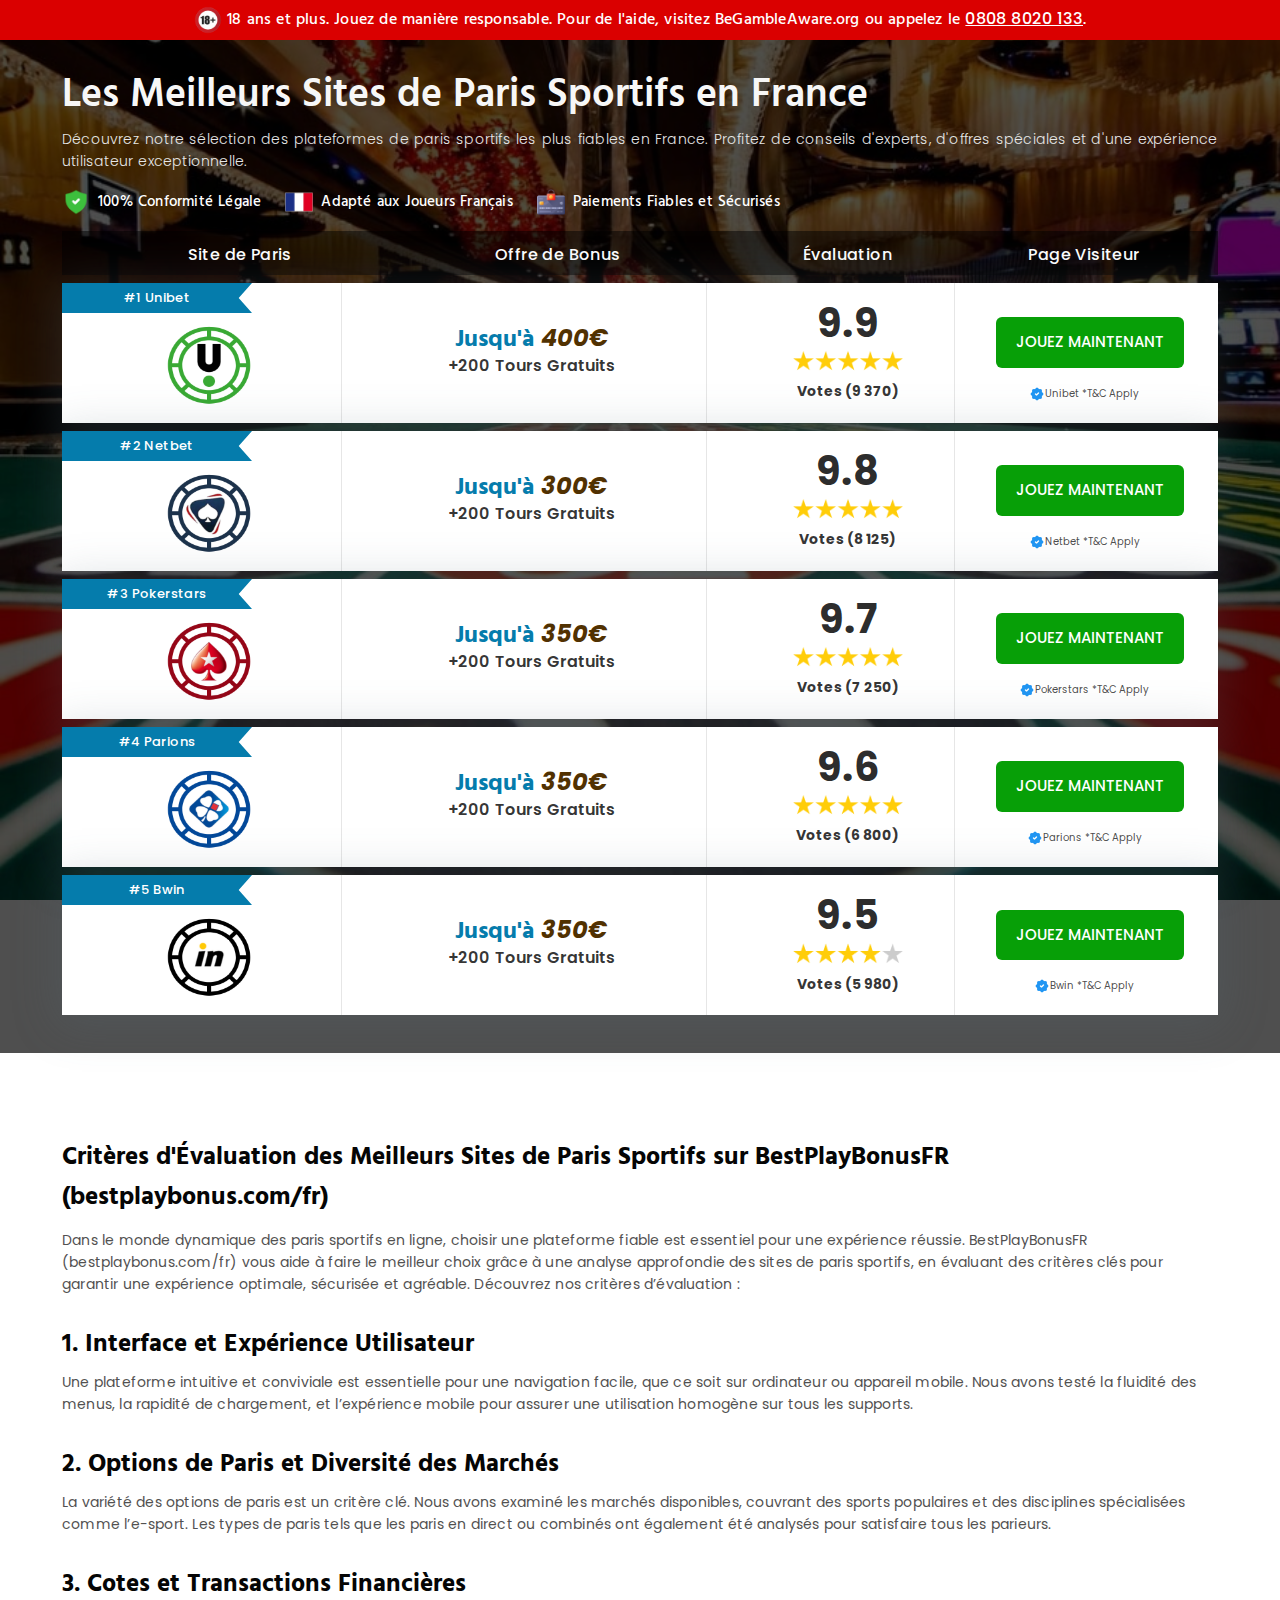
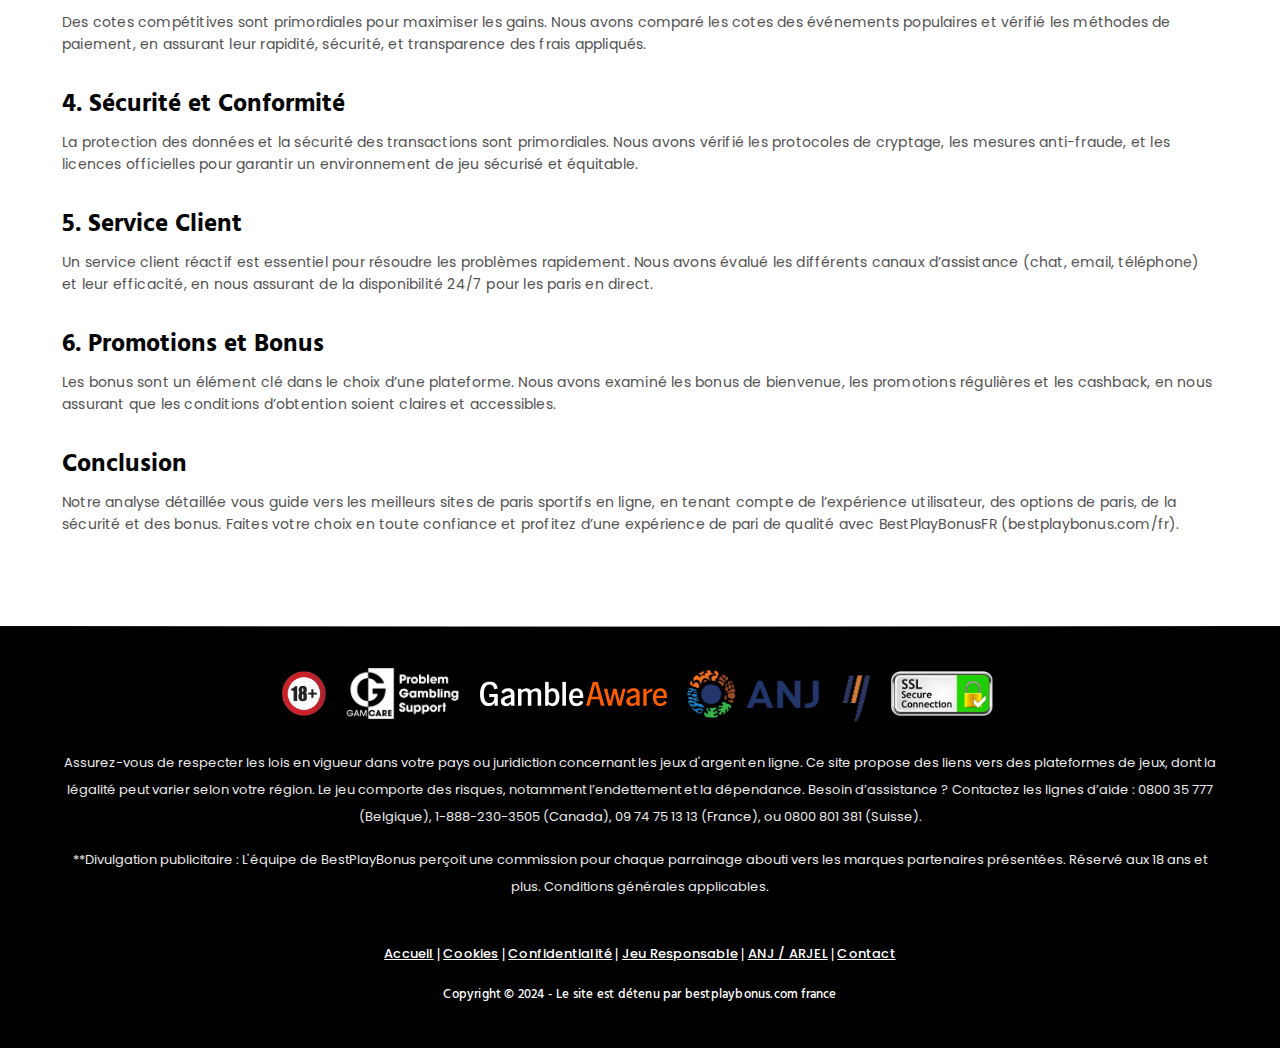
<file: index.html>
<!DOCTYPE html>
<html lang="fr">
    <head>
        <meta charset="UTF-8">
        <meta name="viewport" content="width=device-width, initial-scale=1.0">
        <meta http-equiv="X-UA-Compatible" content="IE=edge">
        <meta name="description" content="Explorez les meilleurs sites de paris sportifs en France avec bestplaybonus.com/fr. Accédez à des bonus exclusifs, des cotes compétitives et des conseils d'experts pour maximiser vos paris.">
        <meta name="keywords" content="Paris sportifs France, Bonus exclusifs paris sportifs, Sites fiables de paris France, Conseils pour parieurs, Meilleurs bonus paris en ligne">
        <meta name="author" content="bestplaybonus.com/fr">
        <link rel="canonical" href="https://bestplaybonus.com/fr">
        <title>Meilleurs Sites de Paris Sportifs en France 2024</title>
        <link rel="shortcut icon" href="images/fav-icon.png" type="image/x-icon">
        <link rel="stylesheet" href="css/style.css">
        <link rel="stylesheet" href="css/responsive.css">
        <link rel="stylesheet" href="css/bootstrap.min.css">
        <link rel="preconnect" href="https://fonts.googleapis.com">
        <link rel="preconnect" href="https://fonts.gstatic.com" crossorigin>
        <link href="https://fonts.googleapis.com/css2?family=Hind:wght@300;400;500;600;700&family=Poppins:ital,wght@0,100;0,200;0,300;0,400;0,500;0,600;0,700;0,800;0,900;1,100;1,200;1,300;1,400;1,500;1,600;1,700;1,800;1,900&display=swap" rel="stylesheet">
    </head>
    <body>
        <div id="bestplaybonus_disclaimer">
            <p>
                <img src="images/bestplaybonus_warning_disclaimer.png" style="width: 28px;"> 
                18 ans et plus. Jouez de manière responsable. Pour de l'aide, visitez BeGambleAware.org ou appelez le <a href="tel:+08088020133">0808 8020 133</a>.
            </p>
        </div>
        <div class="bestplaybonus_header">
            <div class="container">
                <div class="bestplaybonus_header-content pt-5 mt-4">
                    <h1>Les Meilleurs Sites de Paris Sportifs en France</h1>
                    <p>Découvrez notre sélection des plateformes de paris sportifs les plus fiables en France. Profitez de conseils d'experts, d'offres spéciales et d'une expérience utilisateur exceptionnelle.</p>
                </div>
                <div class="bestplaybonus_trust-content">
                    <div class="bestplaybonus_trust-card">
                        <div class="bestplaybonus_trust-icon">
                            <img src="images/bestplaybonus_legal_gurantee.png" alt="Icône de garantie légale">
                        </div>
                        <div class="bestplaybonus_trust-description">
                            <p>100% Conformité Légale</p>
                        </div>
                    </div>
                    
                    <div class="bestplaybonus_trust-card">
                        <div class="bestplaybonus_trust-icon">
                            <img src="images/bestplaybonus_france_flag.png" alt="Icône du drapeau français">
                        </div>
                        <div class="bestplaybonus_trust-description">
                            <p>Adapté aux Joueurs Français</p>
                        </div>
                    </div>
                    
                    <div class="bestplaybonus_trust-card">
                        <div class="bestplaybonus_trust-icon">
                            <img src="images/bestplaybonus_payments-fast.png" alt="Icône des paiements rapides">
                        </div>
                        <div class="bestplaybonus_trust-description">
                            <p>Paiements Fiables et Sécurisés</p>
                        </div>
                    </div>
                </div>
            </div>
            <div id="post-2" class="container post-2">
                <div class="bestplaybonus_list-main">
                    <div class="bestplaybonus_list-title d-none d-md-block p-2 py-md-1 px-md-4 mb-md-2">
                        <div class="row pt-2 pb-1">
                            <div class="col-sm-7">
                                <div class="d-flex align-items-center">
                                    <div class="flex-fill text-center mx-auto">Site de Paris</div>
                                    <div class="flex-fill ms-md-auto text-center">Offre de Bonus</div>
                                </div>
                            </div>
                    
                            <div class="col-sm-3">
                                <div class="text-center">Évaluation</div>
                            </div>
                    
                            <div class="col-sm-3">
                                <div class="text-center text-title-left">Page Visiteur</div>
                            </div>
                        </div>
                    </div>
                    <div class="bestplaybonus_list-item px-2 py-4 px-md-4 mb-md-2">
                        <div class="row align-items-center position-relative card-1">
                            <div class="col-12 col-sm-7">
                                <div class="d-flex align-items-center gap-3 gap-xl-1">
                                    <div class="bestplaybonus_item-logo bestplaybonus_brand-logo">
                                        <div class="ribbon-area">
                                            <div class="ribbon">#1 Unibet</div>
                                        </div>
                                        <a href="https://www.unibet.fr/pari-sportif-poker/" rel="nofollow" target="_blank">
                                            <img src="./images/bestplaybonus_UNIBET.png" class="bestplaybonus_logo" width="155" height="85">
                                        </a>
                                    </div>
                                    <div class="bestplaybonus_item-bonus text-center mx-auto /ms-md-auto">
                                        <p class="bestplaybonus_item-p-title"> Jusqu'à <span style="font-style: italic; color: #513101;">400€</span></p>
                                        <p class="bestplaybonus_item-p-bottom">+200 Tours Gratuits</p>
                                    </div>
                                </div>
                            </div>
                            <div class="bestplaybonus_item-rat col-6 col-sm-3 text-center">
                                <div class="d-flex align-items-center justify-content-around d-md-block py-2 py-md-0">
                                    <div class="bestplaybonus_ratings">
                                        <h3 class="bestplaybonus_score-nm-1">9.9</h3>
                                        <div class="bestplaybonus_list-star mt-2">
                                            <img src="images/star-light.png" alt="star-light">
                                        </div>
                                        <p class="ratettl mb-0">Votes (9 370)</p>
                                    </div>
                                </div>
                            </div>
                            <div class="item-play col-6 col-sm-3 text-center">
                                <div class="py-2 py-md-0 list-button">
                                    <a href="https://www.unibet.fr/pari-sportif-poker/" rel="nofollow" target="_blank">
                                        <button class="grow_skew_forward">Jouez Maintenant</button>
                                    </a>
                                    <p class="bestplaybonus_getlink mb-0">
                                        <a href="https://www.unibet.fr/pari-sportif-poker/" rel="nofollow" target="_blank"><img src="images/verify.png" alt="verify">Unibet *T&C Apply</a>
                                    </p>
                                </div>
                            </div>
                        </div>
                    </div>
                    <div class="bestplaybonus_list-item px-2 py-4 px-md-4 mb-md-2">
                        <div class="row align-items-center position-relative card-1">
                            <div class="col-12 col-sm-7">
                                <div class="d-flex align-items-center gap-3 gap-xl-1">
                                    <div class="bestplaybonus_item-logo bestplaybonus_brand-logo">
                                        <div class="ribbon-area">
                                            <div class="ribbon">#2 Netbet</div>
                                        </div>
                                        <a href="https://www.netbet.fr/" rel="nofollow" target="_blank">
                                            <img src="./images/bestplaybonus_NETBET.png" class="bestplaybonus_logo" width="155" height="85">
                                        </a>
                                    </div>
                                    <div class="bestplaybonus_item-bonus text-center mx-auto /ms-md-auto">
                                        <p class="bestplaybonus_item-p-title"> Jusqu'à <span style="font-style: italic; color: #513101;">300€</span></p>
                                        <p class="bestplaybonus_item-p-bottom">+200 Tours Gratuits</p>
                                    </div>
                                </div>
                            </div>
                            <div class="bestplaybonus_item-rat col-6 col-sm-3 text-center">
                                <div class="d-flex align-items-center justify-content-around d-md-block py-2 py-md-0">
                                    <div class="bestplaybonus_ratings">
                                        <h3 class="bestplaybonus_score-nm-1">9.8</h3>
                                        <div class="bestplaybonus_list-star mt-2">
                                            <img src="images/star-light.png" alt="star-light">
                                        </div>
                                        <p class="ratettl mb-0">Votes (8 125)</p>
                                    </div>
                                </div>
                            </div>
                            <div class="item-play col-6 col-sm-3 text-center">
                                <div class="py-2 py-md-0 list-button">
                                    <a href="https://www.netbet.fr/" rel="nofollow" target="_blank">
                                        <button class="grow_skew_forward">Jouez Maintenant</button>
                                    </a>
                                    <p class="bestplaybonus_getlink mb-0">
                                        <a href="https://www.netbet.fr/" rel="nofollow" target="_blank"><img src="images/verify.png" alt="verify">Netbet *T&C Apply</a>
                                    </p>
                                </div>
                            </div>
                        </div>
                    </div>
                    <div class="bestplaybonus_list-item px-2 py-4 px-md-4 mb-md-2">
                        <div class="row align-items-center position-relative card-1">
                            <div class="col-12 col-sm-7">
                                <div class="d-flex align-items-center gap-3 gap-xl-1">
                                    <div class="bestplaybonus_item-logo bestplaybonus_brand-logo">
                                        <div class="ribbon-area">
                                            <div class="ribbon">#3 Pokerstars</div>
                                        </div>
                                        <a href="https://www.pokerstarssports.fr/" rel="nofollow" target="_blank">
                                            <img src="./images/bestplaybonus_POKERSTARS.png" class="bestplaybonus_logo" width="155" height="85">
                                        </a>
                                    </div>
                                    <div class="bestplaybonus_item-bonus text-center mx-auto /ms-md-auto">
                                        <p class="bestplaybonus_item-p-title"> Jusqu'à <span style="font-style: italic; color: #513101;">350€</span></p>
                                        <p class="bestplaybonus_item-p-bottom">+200 Tours Gratuits</p>
                                    </div>
                                </div>
                            </div>
                            <div class="bestplaybonus_item-rat col-6 col-sm-3 text-center">
                                <div class="d-flex align-items-center justify-content-around d-md-block py-2 py-md-0">
                                    <div class="bestplaybonus_ratings">
                                        <h3 class="bestplaybonus_score-nm-1">9.7</h3>
                                        <div class="bestplaybonus_list-star mt-2">
                                            <img src="images/star-light.png" alt="star-light">
                                        </div>
                                        <p class="ratettl mb-0">Votes (7 250)</p>
                                    </div>
                                </div>
                            </div>
                            <div class="item-play col-6 col-sm-3 text-center">
                                <div class="py-2 py-md-0 list-button">
                                    <a href="https://www.pokerstarssports.fr/" rel="nofollow" target="_blank">
                                        <button class="grow_skew_forward">Jouez Maintenant</button>
                                    </a>
                                    <p class="bestplaybonus_getlink mb-0">
                                        <a href="https://www.pokerstarssports.fr/" rel="nofollow" target="_blank"><img src="images/verify.png" alt="verify">Pokerstars *T&C Apply</a>
                                    </p>
                                </div>
                            </div>
                        </div>
                    </div>
                    <div class="bestplaybonus_list-item px-2 py-4 px-md-4 mb-md-2">
                        <div class="row align-items-center position-relative card-1">
                            <div class="col-12 col-sm-7">
                                <div class="d-flex align-items-center gap-3 gap-xl-1">
                                    <div class="bestplaybonus_item-logo bestplaybonus_brand-logo">
                                        <div class="ribbon-area">
                                            <div class="ribbon">#4 Parions</div>
                                        </div>
                                        <a href="https://www.parionssport.fdj.fr/" rel="nofollow" target="_blank">
                                            <img src="./images/bestplaybonus_PARIONS.png" class="bestplaybonus_logo" width="155" height="85">
                                        </a>
                                    </div>
                                    <div class="bestplaybonus_item-bonus text-center mx-auto /ms-md-auto">
                                        <p class="bestplaybonus_item-p-title"> Jusqu'à <span style="font-style: italic; color: #513101;">350€</span></p>
                                        <p class="bestplaybonus_item-p-bottom">+200 Tours Gratuits</p>
                                    </div>
                                </div>
                            </div>
                            <div class="bestplaybonus_item-rat col-6 col-sm-3 text-center">
                                <div class="d-flex align-items-center justify-content-around d-md-block py-2 py-md-0">
                                    <div class="bestplaybonus_ratings">
                                        <h3 class="bestplaybonus_score-nm-1">9.6</h3>
                                        <div class="bestplaybonus_list-star mt-2">
                                            <img src="images/star-light.png" alt="star-light">
                                        </div>
                                        <p class="ratettl mb-0">Votes (6 800)</p>
                                    </div>
                                </div>
                            </div>
                            <div class="item-play col-6 col-sm-3 text-center">
                                <div class="py-2 py-md-0 list-button">
                                    <a href="https://www.parionssport.fdj.fr/" rel="nofollow" target="_blank">
                                        <button class="grow_skew_forward">Jouez Maintenant</button>
                                    </a>
                                    <p class="bestplaybonus_getlink mb-0">
                                        <a href="https://www.parionssport.fdj.fr/" rel="nofollow" target="_blank"><img src="images/verify.png" alt="verify">Parions *T&C Apply</a>
                                    </p>
                                </div>
                            </div>
                        </div>
                    </div>
                    <div class="bestplaybonus_list-item px-2 py-4 px-md-4 mb-md-2">
                        <div class="row align-items-center position-relative card-1">
                            <div class="col-12 col-sm-7">
                                <div class="d-flex align-items-center gap-3 gap-xl-1">
                                    <div class="bestplaybonus_item-logo bestplaybonus_brand-logo">
                                        <div class="ribbon-area">
                                            <div class="ribbon">#5 Bwin</div>
                                        </div>
                                        <a href="https://sports.bwin.fr/fr/sports/" rel="nofollow" target="_blank">
                                            <img src="./images/bestplaybonus_BWIN.png"  class="bestplaybonus_logo"  width="155" height="85">
                                        </a>
                                    </div>
                                    <div class="bestplaybonus_item-bonus text-center mx-auto /ms-md-auto">
                                        <p class="bestplaybonus_item-p-title"> Jusqu'à <span style="font-style: italic; color: #513101;">350€</span></p>
                                        <p class="bestplaybonus_item-p-bottom">+200 Tours Gratuits</p>
                                    </div>
                                </div>
                            </div>
                            <div class="bestplaybonus_item-rat col-6 col-sm-3 text-center">
                                <div class="d-flex align-items-center justify-content-around d-md-block py-2 py-md-0">
                                    <div class="bestplaybonus_ratings">
                                        <h3 class="bestplaybonus_score-nm-1">9.5</h3>
                                        <div class="bestplaybonus_list-star mt-2">
                                            <img src="images/star-dark.png" alt="star-dark">
                                        </div>
                                        <p class="ratettl mb-0">Votes (5 980)</p>
                                    </div>
                                </div>
                            </div>
                            <div class="item-play col-6 col-sm-3 text-center">
                                <div class="py-2 py-md-0 list-button">
                                    <a href="https://sports.bwin.fr/fr/sports/" rel="nofollow" target="_blank">
                                        <button class="grow_skew_forward">Jouez Maintenant</button>
                                    </a>
                                    <p class="bestplaybonus_getlink mb-0">
                                        <a href="https://sports.bwin.fr/fr/sports/" rel="nofollow" target="_blank"><img src="images/verify.png" alt="verify">Bwin *T&C Apply</a>
                                    </p>
                                </div>
                            </div>
                        </div>
                    </div>
                </div>
            </div>     
        </div>
        <div id="post-2" class="container post-2">
            <div class="bestplaybonus_list-section">


                <div class="bestplaybonus_list-content"> 
                    <h2>Critères d'Évaluation des Meilleurs Sites de Paris Sportifs sur BestPlayBonusFR (bestplaybonus.com/fr)</h2>
                
                    <p>Dans le monde dynamique des paris sportifs en ligne, choisir une plateforme fiable est essentiel pour une expérience réussie. BestPlayBonusFR (bestplaybonus.com/fr) vous aide à faire le meilleur choix grâce à une analyse approfondie des sites de paris sportifs, en évaluant des critères clés pour garantir une expérience optimale, sécurisée et agréable. Découvrez nos critères d’évaluation :</p>
                
                    <h3>1. Interface et Expérience Utilisateur</h3>
                    <p>Une plateforme intuitive et conviviale est essentielle pour une navigation facile, que ce soit sur ordinateur ou appareil mobile. Nous avons testé la fluidité des menus, la rapidité de chargement, et l’expérience mobile pour assurer une utilisation homogène sur tous les supports.</p>
                
                    <h3>2. Options de Paris et Diversité des Marchés</h3>
                    <p>La variété des options de paris est un critère clé. Nous avons examiné les marchés disponibles, couvrant des sports populaires et des disciplines spécialisées comme l’e-sport. Les types de paris tels que les paris en direct ou combinés ont également été analysés pour satisfaire tous les parieurs.</p>
                
                    <h3>3. Cotes et Transactions Financières</h3>
                    <p>Des cotes compétitives sont primordiales pour maximiser les gains. Nous avons comparé les cotes des événements populaires et vérifié les méthodes de paiement, en assurant leur rapidité, sécurité, et transparence des frais appliqués.</p>
                
                    <h3>4. Sécurité et Conformité</h3>
                    <p>La protection des données et la sécurité des transactions sont primordiales. Nous avons vérifié les protocoles de cryptage, les mesures anti-fraude, et les licences officielles pour garantir un environnement de jeu sécurisé et équitable.</p>
                
                    <h3>5. Service Client</h3>
                    <p>Un service client réactif est essentiel pour résoudre les problèmes rapidement. Nous avons évalué les différents canaux d’assistance (chat, email, téléphone) et leur efficacité, en nous assurant de la disponibilité 24/7 pour les paris en direct.</p>
                
                    <h3>6. Promotions et Bonus</h3>
                    <p>Les bonus sont un élément clé dans le choix d’une plateforme. Nous avons examiné les bonus de bienvenue, les promotions régulières et les cashback, en nous assurant que les conditions d’obtention soient claires et accessibles.</p>
                
                    <h3>Conclusion</h3>
                    <p>Notre analyse détaillée vous guide vers les meilleurs sites de paris sportifs en ligne, en tenant compte de l’expérience utilisateur, des options de paris, de la sécurité et des bonus. Faites votre choix en toute confiance et profitez d’une expérience de pari de qualité avec BestPlayBonusFR (bestplaybonus.com/fr).</p>
                </div>
            </div>
        </div> 
        <div class="bestplaybonus_footer">
            <div class="container">
                <div class="footer-license-images pb-4">
                    <img class="footer-ico icon-18" src="images/bestplaybonus_warning_disclaimer.png" loading="lazy" alt="18+ Jeu Responsable" style="width: 64px;">
        
                    <a href="https://www.gamcare.org.uk/" target="_blank">
                        <img class="footer-ico footer-icon-sm-1" src="images/bestplaybonus_gamcare.png" loading="lazy" alt="Support GamCare" style="width: 136px;">
                    </a>
        
                    <a href="https://www.begambleaware.org/" target="_blank">
                        <img class="footer-ico footer-icon-sm-1" src="images/bestplaybonus_gamble_aware.svg" loading="lazy" alt="BeGambleAware" style="width: 204px;">
                    </a>
        
                    <a href="https://anj.fr/" target="_blank">
                        <img class="footer-ico" src="images/bestplaybonus_anj.png" loading="lazy" style="width: 154px;">
                    </a>
        
                    <a href="https://mediateurdesjeuxenligne.fr/" target="_blank">
                        <img class="footer-ico" src="images/probleme-mediateur-arjelbestplaybonus.png" loading="lazy" style="width: 48px;">
                    </a>

                    <img class="footer-ico" src="images/bestplaybonus-ssl.webp" loading="lazy" style="width: 130px;">
                </div>
        
                <p class="footer-p-a">Assurez-vous de respecter les lois en vigueur dans votre pays ou juridiction concernant les jeux d'argent en ligne. Ce site propose des liens vers des plateformes de jeux, dont la légalité peut varier selon votre région. Le jeu comporte des risques, notamment l’endettement et la dépendance. Besoin d’assistance ? Contactez les lignes d’aide : 0800 35 777 (Belgique), 1-888-230-3505 (Canada), 09 74 75 13 13 (France), ou 0800 801 381 (Suisse).</p>
        
                <p class="footer-p-note">**Divulgation publicitaire : L'équipe de BestPlayBonus perçoit une commission pour chaque parrainage abouti vers les marques partenaires présentées. Réservé aux 18 ans et plus. Conditions générales applicables.</p>
            </div>
        
            <div class="container text-center py-2">
                <p class="footer-copyright"><a href="index.html">Accueil</a> | <a href="cookie.html">Cookies</a> | <a href="privacy.html">Confidentialité</a> | <a href="jeu-responsable.html">Jeu Responsable</a> | <a href="arjel.html">ANJ / ARJEL</a> | <a href="mailto:support@bestplaybonus-fr.com">Contact</a></p>
                <p class="footer-copyright">
                    Copyright © 2024 - Le site est détenu par bestplaybonus.com france 
                </p>
            </div>
        </div>
        <script src="js/bootstrap.min.js.download"></script>
    </body>
</html>
</file>
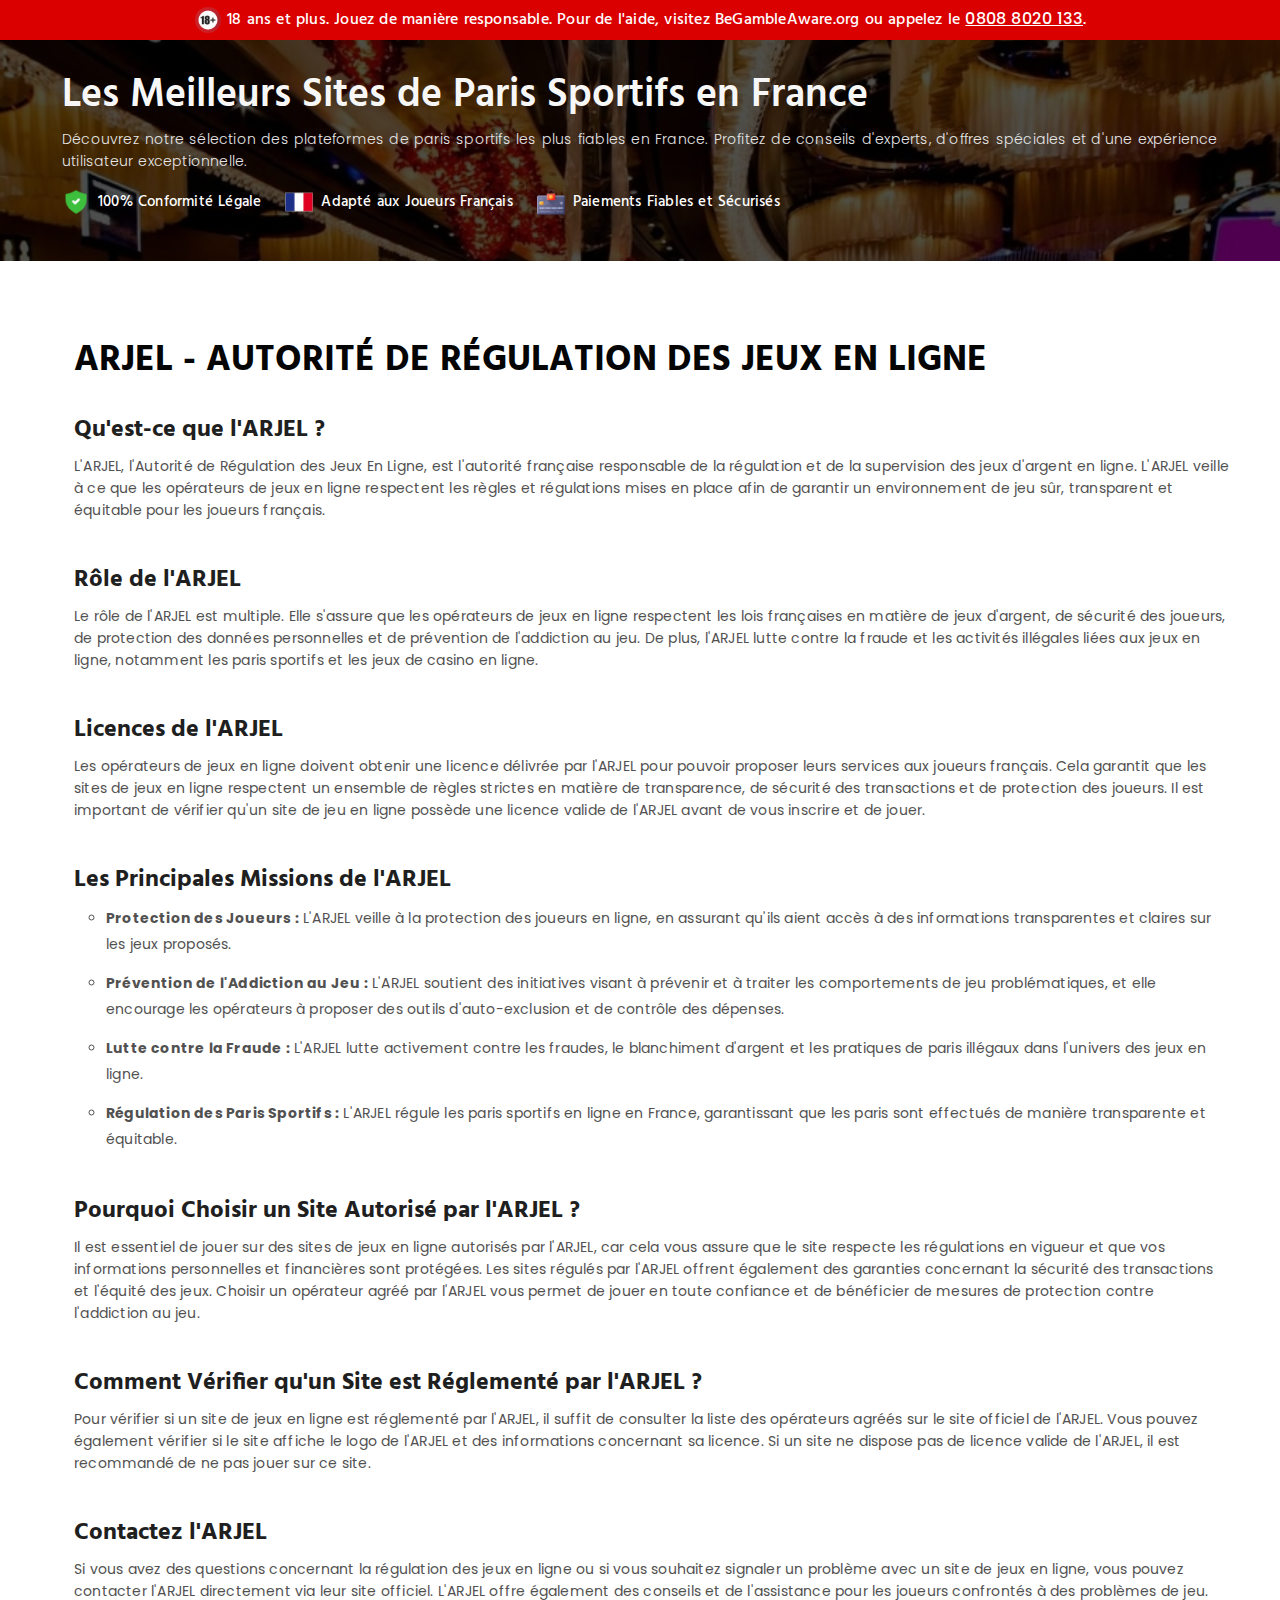
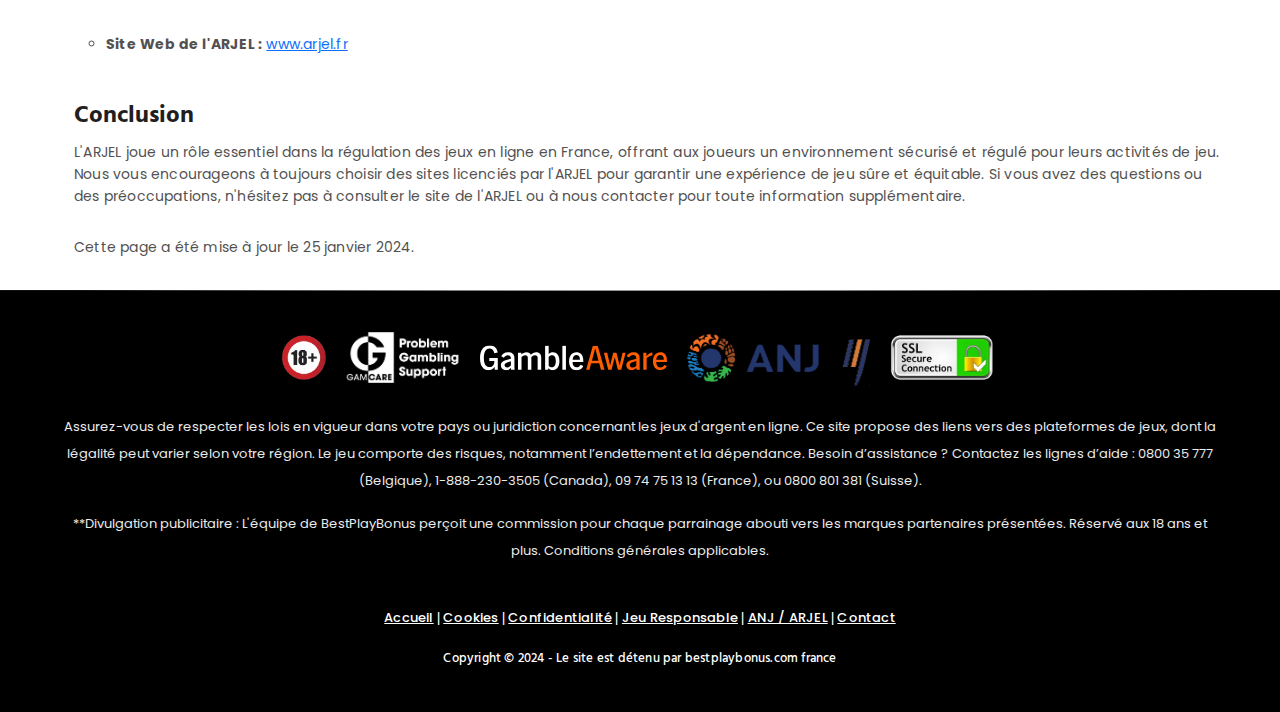
<file: arjel.html>
<!DOCTYPE html>
<html lang="fr">
    <head>
        <meta charset="UTF-8">
        <meta name="viewport" content="width=device-width, initial-scale=1.0">
        <meta http-equiv="X-UA-Compatible" content="IE=edge">
        <meta name="description" content="Explorez les meilleurs sites de paris sportifs en France avec bestplaybonus.com/fr. Accédez à des bonus exclusifs, des cotes compétitives et des conseils d'experts pour maximiser vos paris.">
        <meta name="keywords" content="Paris sportifs France, Bonus exclusifs paris sportifs, Sites fiables de paris France, Conseils pour parieurs, Meilleurs bonus paris en ligne">
        <meta name="author" content="bestplaybonus.com/fr">
        <link rel="canonical" href="https://bestplaybonus.com/fr">
        <title>Meilleurs Sites de Paris Sportifs en France 2024</title>
        <link rel="shortcut icon" href="images/fav-icon.png" type="image/x-icon">
        <link rel="stylesheet" href="css/style.css">
        <link rel="stylesheet" href="css/responsive.css">
        <link rel="stylesheet" href="css/bootstrap.min.css">
        <link rel="preconnect" href="https://fonts.googleapis.com">
        <link rel="preconnect" href="https://fonts.gstatic.com" crossorigin>
        <link href="https://fonts.googleapis.com/css2?family=Hind:wght@300;400;500;600;700&family=Poppins:ital,wght@0,100;0,200;0,300;0,400;0,500;0,600;0,700;0,800;0,900;1,100;1,200;1,300;1,400;1,500;1,600;1,700;1,800;1,900&display=swap" rel="stylesheet">
    </head>
    <body>
        <div id="bestplaybonus_disclaimer">
            <p>
                <img src="images/bestplaybonus_warning_disclaimer.png" style="width: 28px;"> 
                18 ans et plus. Jouez de manière responsable. Pour de l'aide, visitez BeGambleAware.org ou appelez le <a href="tel:+08088020133">0808 8020 133</a>.
            </p>
        </div>
        <div class="bestplaybonus_header header-d">
            <div class="container">
                <div class="bestplaybonus_header-content pt-5 mt-4">
                    <h1>Les Meilleurs Sites de Paris Sportifs en France</h1>
                    <p>Découvrez notre sélection des plateformes de paris sportifs les plus fiables en France. Profitez de conseils d'experts, d'offres spéciales et d'une expérience utilisateur exceptionnelle.</p>
                </div>

                <div class="bestplaybonus_trust-content">
                    <div class="bestplaybonus_trust-card">
                        <div class="bestplaybonus_trust-icon">
                            <img src="images/bestplaybonus_legal_gurantee.png" alt="Icône de garantie légale">
                        </div>
                        <div class="bestplaybonus_trust-description">
                            <p>100% Conformité Légale</p>
                        </div>
                    </div>
                    
                    <div class="bestplaybonus_trust-card">
                        <div class="bestplaybonus_trust-icon">
                            <img src="images/bestplaybonus_france_flag.png" alt="Icône du drapeau français">
                        </div>
                        <div class="bestplaybonus_trust-description">
                            <p>Adapté aux Joueurs Français</p>
                        </div>
                    </div>
                    
                    <div class="bestplaybonus_trust-card">
                        <div class="bestplaybonus_trust-icon">
                            <img src="images/bestplaybonus_payments-fast.png" alt="Icône des paiements rapides">
                        </div>
                        <div class="bestplaybonus_trust-description">
                            <p>Paiements Fiables et Sécurisés</p>
                        </div>
                    </div>
                </div>
            </div>
        </div>
        <div id="post-2" class="container post-2">
            <div class="footer-cp-content">
                <div class="footer-content">
                    <div class="footer-cp-bg pb-3">
                        <div class="container">
                            <div class="footer-txt">
                                <h2>ARJEL - Autorité de Régulation des Jeux En Ligne</h2>
                            
                                <div class="entry-content" itemprop="text">
                                    <div class="page-content">
                            
                                        <h5>Qu'est-ce que l'ARJEL ?</h5>
                                        <p>L'ARJEL, l'Autorité de Régulation des Jeux En Ligne, est l'autorité française responsable de la régulation et de la supervision des jeux d'argent en ligne. L'ARJEL veille à ce que les opérateurs de jeux en ligne respectent les règles et régulations mises en place afin de garantir un environnement de jeu sûr, transparent et équitable pour les joueurs français.</p>
                            
                                        <h5>Rôle de l'ARJEL</h5>
                                        <p>Le rôle de l'ARJEL est multiple. Elle s'assure que les opérateurs de jeux en ligne respectent les lois françaises en matière de jeux d'argent, de sécurité des joueurs, de protection des données personnelles et de prévention de l'addiction au jeu. De plus, l'ARJEL lutte contre la fraude et les activités illégales liées aux jeux en ligne, notamment les paris sportifs et les jeux de casino en ligne.</p>
                            
                                        <h5>Licences de l'ARJEL</h5>
                                        <p>Les opérateurs de jeux en ligne doivent obtenir une licence délivrée par l'ARJEL pour pouvoir proposer leurs services aux joueurs français. Cela garantit que les sites de jeux en ligne respectent un ensemble de règles strictes en matière de transparence, de sécurité des transactions et de protection des joueurs. Il est important de vérifier qu'un site de jeu en ligne possède une licence valide de l'ARJEL avant de vous inscrire et de jouer.</p>
                            
                                        <h5>Les Principales Missions de l'ARJEL</h5>
                                        <ul>
                                            <li><strong>Protection des Joueurs :</strong> L'ARJEL veille à la protection des joueurs en ligne, en assurant qu'ils aient accès à des informations transparentes et claires sur les jeux proposés.</li>
                                            <li><strong>Prévention de l'Addiction au Jeu :</strong> L'ARJEL soutient des initiatives visant à prévenir et à traiter les comportements de jeu problématiques, et elle encourage les opérateurs à proposer des outils d'auto-exclusion et de contrôle des dépenses.</li>
                                            <li><strong>Lutte contre la Fraude :</strong> L'ARJEL lutte activement contre les fraudes, le blanchiment d'argent et les pratiques de paris illégaux dans l'univers des jeux en ligne.</li>
                                            <li><strong>Régulation des Paris Sportifs :</strong> L'ARJEL régule les paris sportifs en ligne en France, garantissant que les paris sont effectués de manière transparente et équitable.</li>
                                        </ul>
                            
                                        <h5>Pourquoi Choisir un Site Autorisé par l'ARJEL ?</h5>
                                        <p>Il est essentiel de jouer sur des sites de jeux en ligne autorisés par l'ARJEL, car cela vous assure que le site respecte les régulations en vigueur et que vos informations personnelles et financières sont protégées. Les sites régulés par l'ARJEL offrent également des garanties concernant la sécurité des transactions et l'équité des jeux. Choisir un opérateur agréé par l'ARJEL vous permet de jouer en toute confiance et de bénéficier de mesures de protection contre l'addiction au jeu.</p>
                            
                                        <h5>Comment Vérifier qu'un Site est Réglementé par l'ARJEL ?</h5>
                                        <p>Pour vérifier si un site de jeux en ligne est réglementé par l'ARJEL, il suffit de consulter la liste des opérateurs agréés sur le site officiel de l'ARJEL. Vous pouvez également vérifier si le site affiche le logo de l'ARJEL et des informations concernant sa licence. Si un site ne dispose pas de licence valide de l'ARJEL, il est recommandé de ne pas jouer sur ce site.</p>
                            
                                        <h5>Contactez l'ARJEL</h5>
                                        <p>Si vous avez des questions concernant la régulation des jeux en ligne ou si vous souhaitez signaler un problème avec un site de jeux en ligne, vous pouvez contacter l'ARJEL directement via leur site officiel. L'ARJEL offre également des conseils et de l'assistance pour les joueurs confrontés à des problèmes de jeu.</p>
                                        <ul>
                                            <li><strong>Site Web de l'ARJEL :</strong> <a href="https://www.arjel.fr" target="_blank">www.arjel.fr</a></li>
                                        </ul>
                            
                                        <h5>Conclusion</h5>
                                        <p>L'ARJEL joue un rôle essentiel dans la régulation des jeux en ligne en France, offrant aux joueurs un environnement sécurisé et régulé pour leurs activités de jeu. Nous vous encourageons à toujours choisir des sites licenciés par l'ARJEL pour garantir une expérience de jeu sûre et équitable. Si vous avez des questions ou des préoccupations, n'hésitez pas à consulter le site de l'ARJEL ou à nous contacter pour toute information supplémentaire.</p>
                            
                                        <p>Cette page a été mise à jour le 25 janvier 2024.</p>
                            
                                    </div>
                                </div>
                            </div>
                            
                        </div>
                        
                    </div>
                </div>
            </div>    
        </div> 
        <div class="bestplaybonus_footer">
            <div class="container">
                <div class="footer-license-images pb-4">
                    <img class="footer-ico icon-18" src="images/bestplaybonus_warning_disclaimer.png" loading="lazy" alt="18+ Jeu Responsable" style="width: 64px;">
        
                    <a href="https://www.gamcare.org.uk/" target="_blank">
                        <img class="footer-ico footer-icon-sm-1" src="images/bestplaybonus_gamcare.png" loading="lazy" alt="Support GamCare" style="width: 136px;">
                    </a>
        
                    <a href="https://www.begambleaware.org/" target="_blank">
                        <img class="footer-ico footer-icon-sm-1" src="images/bestplaybonus_gamble_aware.svg" loading="lazy" alt="BeGambleAware" style="width: 204px;">
                    </a>
        
                    <a href="https://anj.fr/" target="_blank">
                        <img class="footer-ico" src="images/bestplaybonus_anj.png" loading="lazy" style="width: 154px;">
                    </a>
        
                    <a href="https://mediateurdesjeuxenligne.fr/" target="_blank">
                        <img class="footer-ico" src="images/probleme-mediateur-arjelbestplaybonus.png" loading="lazy" style="width: 48px;">
                    </a>

                    <img class="footer-ico" src="images/bestplaybonus-ssl.webp" loading="lazy" style="width: 130px;">
                </div>
        
                <p class="footer-p-a">Assurez-vous de respecter les lois en vigueur dans votre pays ou juridiction concernant les jeux d'argent en ligne. Ce site propose des liens vers des plateformes de jeux, dont la légalité peut varier selon votre région. Le jeu comporte des risques, notamment l’endettement et la dépendance. Besoin d’assistance ? Contactez les lignes d’aide : 0800 35 777 (Belgique), 1-888-230-3505 (Canada), 09 74 75 13 13 (France), ou 0800 801 381 (Suisse).</p>
        
                <p class="footer-p-note">**Divulgation publicitaire : L'équipe de BestPlayBonus perçoit une commission pour chaque parrainage abouti vers les marques partenaires présentées. Réservé aux 18 ans et plus. Conditions générales applicables.</p>
            </div>
        
            <div class="container text-center py-2">
                <p class="footer-copyright"><a href="index.html">Accueil</a> | <a href="cookie.html">Cookies</a> | <a href="privacy.html">Confidentialité</a> | <a href="jeu-responsable.html">Jeu Responsable</a> | <a href="arjel.html">ANJ / ARJEL</a> | <a href="mailto:support@bestplaybonus-fr.com">Contact</a></p>
                <p class="footer-copyright">
                    Copyright © 2024 - Le site est détenu par bestplaybonus.com france 
                </p>
            </div>
        </div>
        <script src="js/bootstrap.min.js.download"></script>
    </body>
</html>
</file>
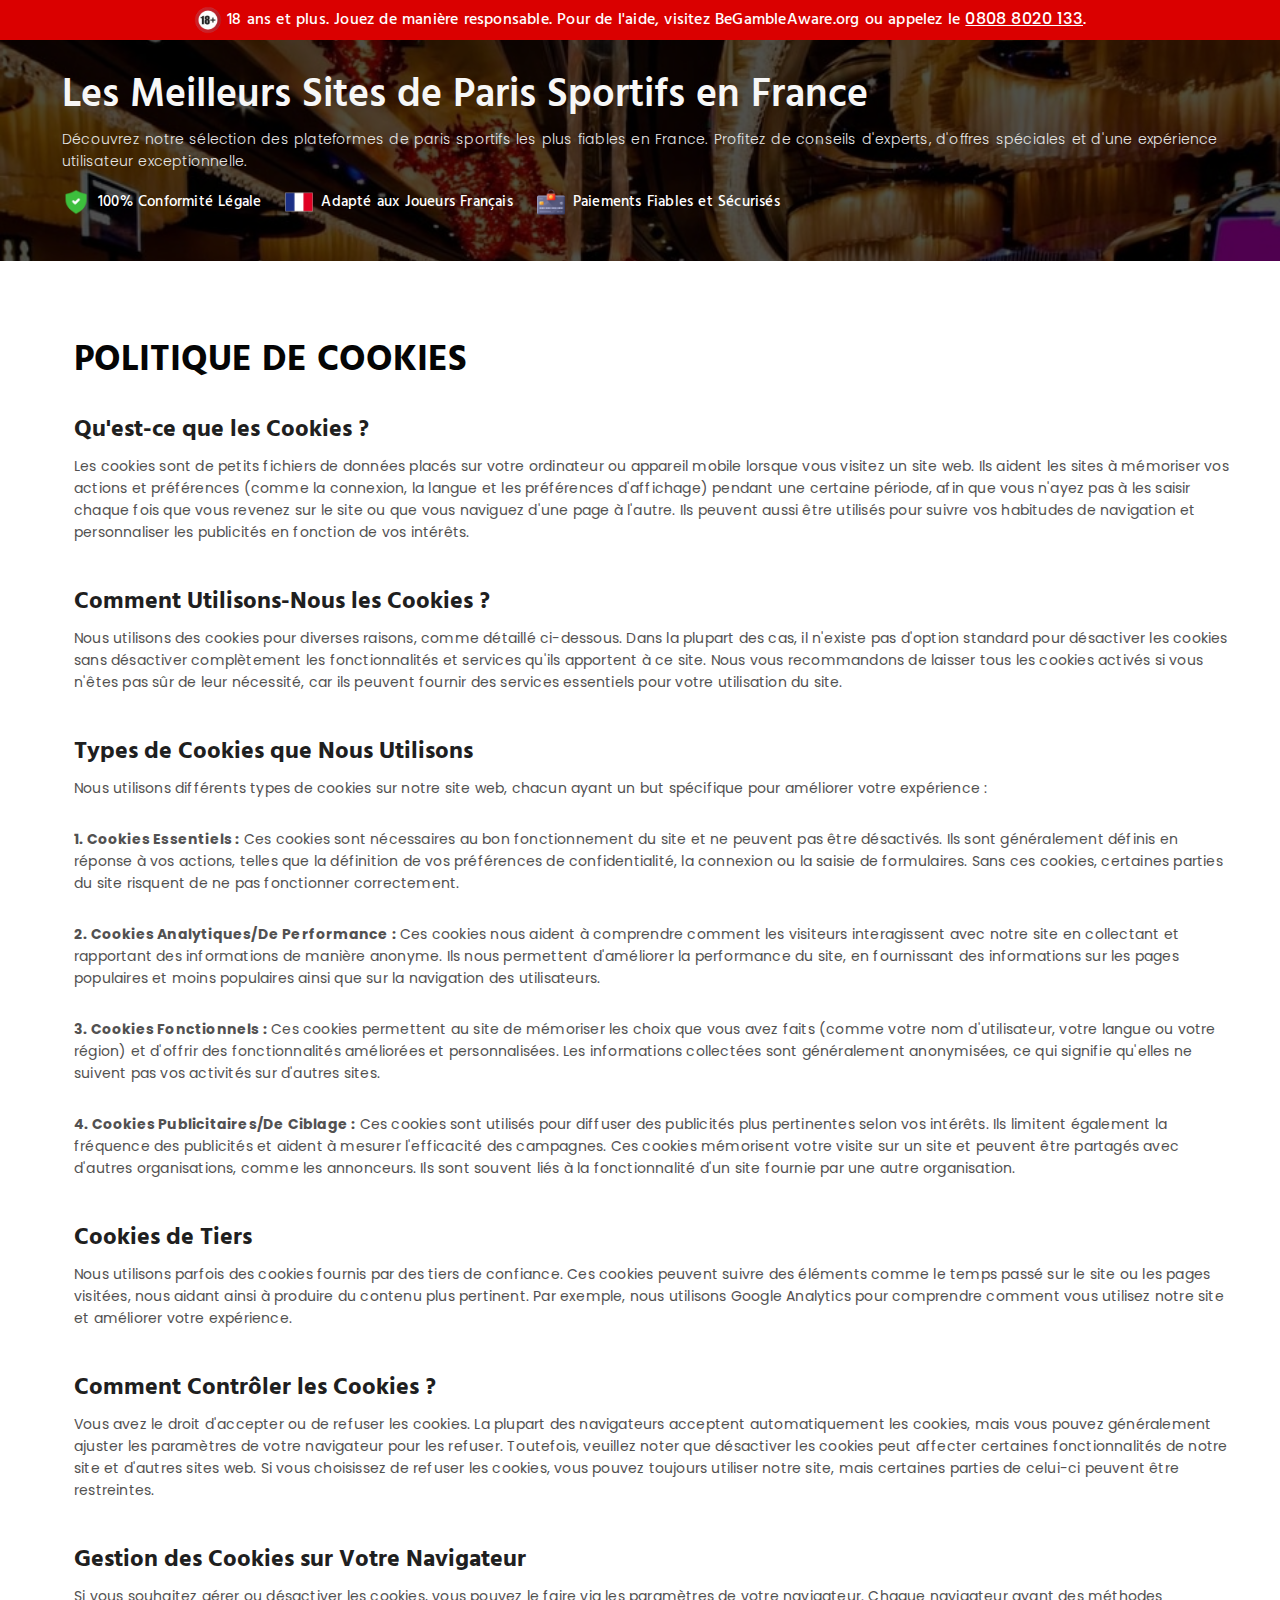
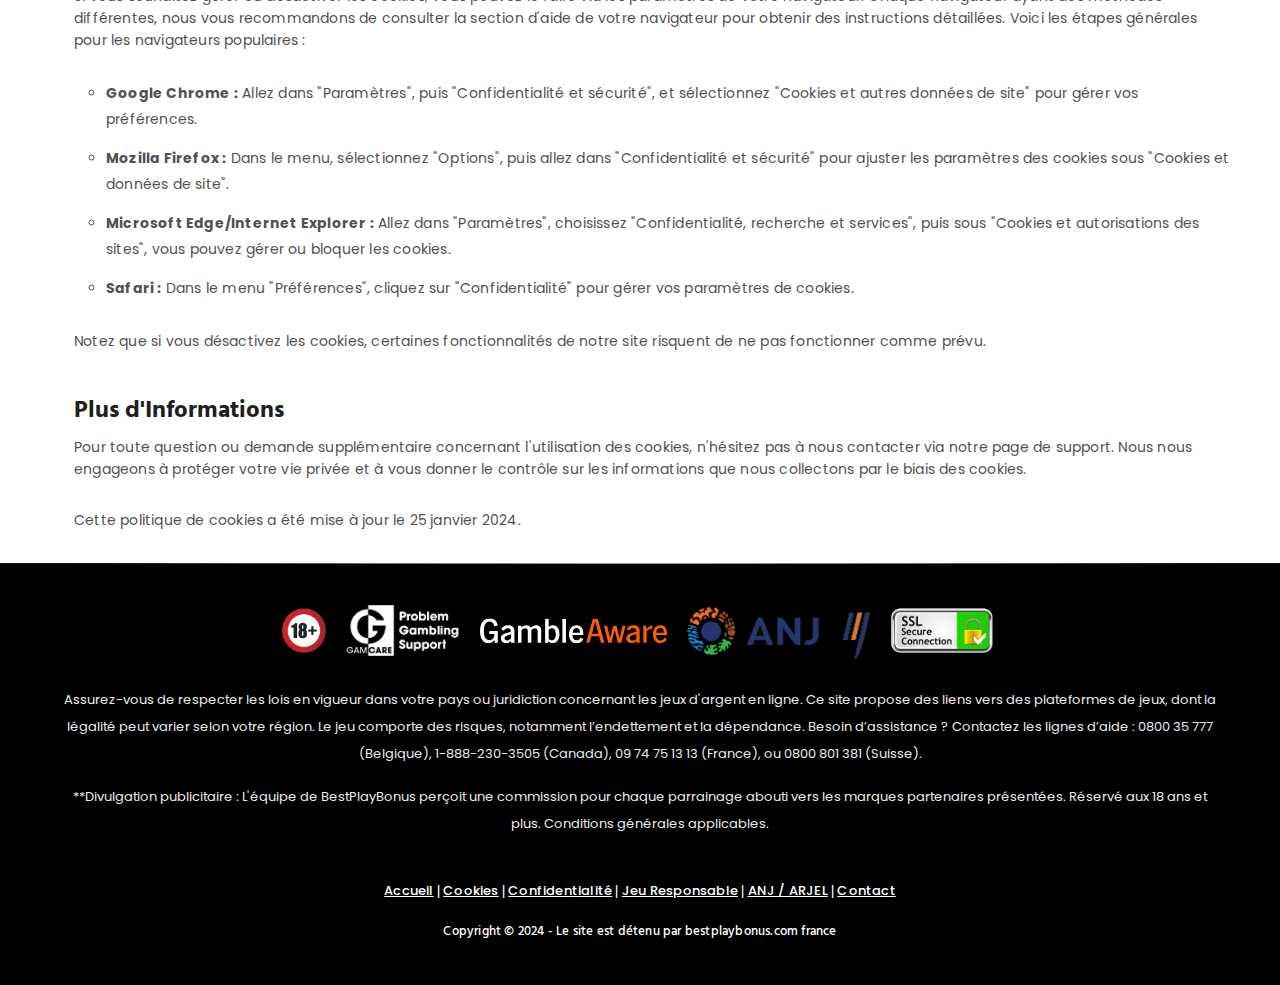
<file: cookie.html>
<!DOCTYPE html>
<html lang="fr">
    <head>
        <meta charset="UTF-8">
        <meta name="viewport" content="width=device-width, initial-scale=1.0">
        <meta http-equiv="X-UA-Compatible" content="IE=edge">
        <meta name="description" content="Explorez les meilleurs sites de paris sportifs en France avec bestplaybonus.com/fr. Accédez à des bonus exclusifs, des cotes compétitives et des conseils d'experts pour maximiser vos paris.">
        <meta name="keywords" content="Paris sportifs France, Bonus exclusifs paris sportifs, Sites fiables de paris France, Conseils pour parieurs, Meilleurs bonus paris en ligne">
        <meta name="author" content="bestplaybonus.com/fr">
        <link rel="canonical" href="https://bestplaybonus.com/fr">
        <title>Meilleurs Sites de Paris Sportifs en France 2024</title>
        <link rel="shortcut icon" href="images/fav-icon.png" type="image/x-icon">
        <link rel="stylesheet" href="css/style.css">
        <link rel="stylesheet" href="css/responsive.css">
        <link rel="stylesheet" href="css/bootstrap.min.css">
        <link rel="preconnect" href="https://fonts.googleapis.com">
        <link rel="preconnect" href="https://fonts.gstatic.com" crossorigin>
        <link href="https://fonts.googleapis.com/css2?family=Hind:wght@300;400;500;600;700&family=Poppins:ital,wght@0,100;0,200;0,300;0,400;0,500;0,600;0,700;0,800;0,900;1,100;1,200;1,300;1,400;1,500;1,600;1,700;1,800;1,900&display=swap" rel="stylesheet">
    </head>
    <body>
        <div id="bestplaybonus_disclaimer">
            <p>
                <img src="images/bestplaybonus_warning_disclaimer.png" style="width: 28px;"> 
                18 ans et plus. Jouez de manière responsable. Pour de l'aide, visitez BeGambleAware.org ou appelez le <a href="tel:+08088020133">0808 8020 133</a>.
            </p>
        </div>
        <div class="bestplaybonus_header header-d">
            <div class="container">
                <div class="bestplaybonus_header-content pt-5 mt-4">
                    <h1>Les Meilleurs Sites de Paris Sportifs en France</h1>
                    <p>Découvrez notre sélection des plateformes de paris sportifs les plus fiables en France. Profitez de conseils d'experts, d'offres spéciales et d'une expérience utilisateur exceptionnelle.</p>
                </div>

                <div class="bestplaybonus_trust-content">
                    <div class="bestplaybonus_trust-card">
                        <div class="bestplaybonus_trust-icon">
                            <img src="images/bestplaybonus_legal_gurantee.png" alt="Icône de garantie légale">
                        </div>
                        <div class="bestplaybonus_trust-description">
                            <p>100% Conformité Légale</p>
                        </div>
                    </div>
                    
                    <div class="bestplaybonus_trust-card">
                        <div class="bestplaybonus_trust-icon">
                            <img src="images/bestplaybonus_france_flag.png" alt="Icône du drapeau français">
                        </div>
                        <div class="bestplaybonus_trust-description">
                            <p>Adapté aux Joueurs Français</p>
                        </div>
                    </div>
                    
                    <div class="bestplaybonus_trust-card">
                        <div class="bestplaybonus_trust-icon">
                            <img src="images/bestplaybonus_payments-fast.png" alt="Icône des paiements rapides">
                        </div>
                        <div class="bestplaybonus_trust-description">
                            <p>Paiements Fiables et Sécurisés</p>
                        </div>
                    </div>
                </div>
            </div>
        </div>
        <div id="post-2" class="container post-2">
            <div class="footer-cp-content">
                <div class="footer-content">
                    <div class="footer-cp-bg pb-3">
                        <div class="container">
                            <div class="footer-txt">
                                <h2>Politique de Cookies</h2>
                            
                                <div class="entry-content" itemprop="text">
                                    <div class="page-content">
                            
                                        <h5>Qu'est-ce que les Cookies ?</h5>
                                        <p>Les cookies sont de petits fichiers de données placés sur votre ordinateur ou appareil mobile lorsque vous visitez un site web. Ils aident les sites à mémoriser vos actions et préférences (comme la connexion, la langue et les préférences d'affichage) pendant une certaine période, afin que vous n'ayez pas à les saisir chaque fois que vous revenez sur le site ou que vous naviguez d'une page à l'autre. Ils peuvent aussi être utilisés pour suivre vos habitudes de navigation et personnaliser les publicités en fonction de vos intérêts.</p>
                            
                                        <h5>Comment Utilisons-Nous les Cookies ?</h5>
                                        <p>Nous utilisons des cookies pour diverses raisons, comme détaillé ci-dessous. Dans la plupart des cas, il n'existe pas d'option standard pour désactiver les cookies sans désactiver complètement les fonctionnalités et services qu'ils apportent à ce site. Nous vous recommandons de laisser tous les cookies activés si vous n'êtes pas sûr de leur nécessité, car ils peuvent fournir des services essentiels pour votre utilisation du site.</p>
                            
                                        <h5>Types de Cookies que Nous Utilisons</h5>
                                        <p>Nous utilisons différents types de cookies sur notre site web, chacun ayant un but spécifique pour améliorer votre expérience :</p>
                            
                                        <p><strong>1. Cookies Essentiels :</strong> Ces cookies sont nécessaires au bon fonctionnement du site et ne peuvent pas être désactivés. Ils sont généralement définis en réponse à vos actions, telles que la définition de vos préférences de confidentialité, la connexion ou la saisie de formulaires. Sans ces cookies, certaines parties du site risquent de ne pas fonctionner correctement.</p>
                            
                                        <p><strong>2. Cookies Analytiques/De Performance :</strong> Ces cookies nous aident à comprendre comment les visiteurs interagissent avec notre site en collectant et rapportant des informations de manière anonyme. Ils nous permettent d'améliorer la performance du site, en fournissant des informations sur les pages populaires et moins populaires ainsi que sur la navigation des utilisateurs.</p>
                            
                                        <p><strong>3. Cookies Fonctionnels :</strong> Ces cookies permettent au site de mémoriser les choix que vous avez faits (comme votre nom d'utilisateur, votre langue ou votre région) et d'offrir des fonctionnalités améliorées et personnalisées. Les informations collectées sont généralement anonymisées, ce qui signifie qu'elles ne suivent pas vos activités sur d'autres sites.</p>
                            
                                        <p><strong>4. Cookies Publicitaires/De Ciblage :</strong> Ces cookies sont utilisés pour diffuser des publicités plus pertinentes selon vos intérêts. Ils limitent également la fréquence des publicités et aident à mesurer l'efficacité des campagnes. Ces cookies mémorisent votre visite sur un site et peuvent être partagés avec d'autres organisations, comme les annonceurs. Ils sont souvent liés à la fonctionnalité d'un site fournie par une autre organisation.</p>
                            
                                        <h5>Cookies de Tiers</h5>
                                        <p>Nous utilisons parfois des cookies fournis par des tiers de confiance. Ces cookies peuvent suivre des éléments comme le temps passé sur le site ou les pages visitées, nous aidant ainsi à produire du contenu plus pertinent. Par exemple, nous utilisons Google Analytics pour comprendre comment vous utilisez notre site et améliorer votre expérience.</p>
                            
                                        <h5>Comment Contrôler les Cookies ?</h5>
                                        <p>Vous avez le droit d'accepter ou de refuser les cookies. La plupart des navigateurs acceptent automatiquement les cookies, mais vous pouvez généralement ajuster les paramètres de votre navigateur pour les refuser. Toutefois, veuillez noter que désactiver les cookies peut affecter certaines fonctionnalités de notre site et d'autres sites web. Si vous choisissez de refuser les cookies, vous pouvez toujours utiliser notre site, mais certaines parties de celui-ci peuvent être restreintes.</p>
                            
                                        <h5>Gestion des Cookies sur Votre Navigateur</h5>
                                        <p>Si vous souhaitez gérer ou désactiver les cookies, vous pouvez le faire via les paramètres de votre navigateur. Chaque navigateur ayant des méthodes différentes, nous vous recommandons de consulter la section d'aide de votre navigateur pour obtenir des instructions détaillées. Voici les étapes générales pour les navigateurs populaires :</p>
                                        <ul>
                                            <li><strong>Google Chrome :</strong> Allez dans "Paramètres", puis "Confidentialité et sécurité", et sélectionnez "Cookies et autres données de site" pour gérer vos préférences.</li>
                                            <li><strong>Mozilla Firefox :</strong> Dans le menu, sélectionnez "Options", puis allez dans "Confidentialité et sécurité" pour ajuster les paramètres des cookies sous "Cookies et données de site".</li>
                                            <li><strong>Microsoft Edge/Internet Explorer :</strong> Allez dans "Paramètres", choisissez "Confidentialité, recherche et services", puis sous "Cookies et autorisations des sites", vous pouvez gérer ou bloquer les cookies.</li>
                                            <li><strong>Safari :</strong> Dans le menu "Préférences", cliquez sur "Confidentialité" pour gérer vos paramètres de cookies.</li>
                                        </ul>
                                        <p>Notez que si vous désactivez les cookies, certaines fonctionnalités de notre site risquent de ne pas fonctionner comme prévu.</p>
                            
                                        <h5>Plus d'Informations</h5>
                                        <p>Pour toute question ou demande supplémentaire concernant l'utilisation des cookies, n'hésitez pas à nous contacter via notre page de support. Nous nous engageons à protéger votre vie privée et à vous donner le contrôle sur les informations que nous collectons par le biais des cookies.</p>
                            
                                        <p>Cette politique de cookies a été mise à jour le 25 janvier 2024.</p>
                            
                                    </div>
                                </div>
                            </div>
                            
                        </div>
                        
                    </div>
                </div>
            </div>    
        </div> 
        <div class="bestplaybonus_footer">
            <div class="container">
                <div class="footer-license-images pb-4">
                    <img class="footer-ico icon-18" src="images/bestplaybonus_warning_disclaimer.png" loading="lazy" alt="18+ Jeu Responsable" style="width: 64px;">
        
                    <a href="https://www.gamcare.org.uk/" target="_blank">
                        <img class="footer-ico footer-icon-sm-1" src="images/bestplaybonus_gamcare.png" loading="lazy" alt="Support GamCare" style="width: 136px;">
                    </a>
        
                    <a href="https://www.begambleaware.org/" target="_blank">
                        <img class="footer-ico footer-icon-sm-1" src="images/bestplaybonus_gamble_aware.svg" loading="lazy" alt="BeGambleAware" style="width: 204px;">
                    </a>
        
                    <a href="https://anj.fr/" target="_blank">
                        <img class="footer-ico" src="images/bestplaybonus_anj.png" loading="lazy" style="width: 154px;">
                    </a>
        
                    <a href="https://mediateurdesjeuxenligne.fr/" target="_blank">
                        <img class="footer-ico" src="images/probleme-mediateur-arjelbestplaybonus.png" loading="lazy" style="width: 48px;">
                    </a>

                    <img class="footer-ico" src="images/bestplaybonus-ssl.webp" loading="lazy" style="width: 130px;">
                </div>
        
                <p class="footer-p-a">Assurez-vous de respecter les lois en vigueur dans votre pays ou juridiction concernant les jeux d'argent en ligne. Ce site propose des liens vers des plateformes de jeux, dont la légalité peut varier selon votre région. Le jeu comporte des risques, notamment l’endettement et la dépendance. Besoin d’assistance ? Contactez les lignes d’aide : 0800 35 777 (Belgique), 1-888-230-3505 (Canada), 09 74 75 13 13 (France), ou 0800 801 381 (Suisse).</p>
        
                <p class="footer-p-note">**Divulgation publicitaire : L'équipe de BestPlayBonus perçoit une commission pour chaque parrainage abouti vers les marques partenaires présentées. Réservé aux 18 ans et plus. Conditions générales applicables.</p>
            </div>
        
            <div class="container text-center py-2">
                <p class="footer-copyright"><a href="index.html">Accueil</a> | <a href="cookie.html">Cookies</a> | <a href="privacy.html">Confidentialité</a> | <a href="jeu-responsable.html">Jeu Responsable</a> | <a href="arjel.html">ANJ / ARJEL</a> | <a href="mailto:support@bestplaybonus-fr.com">Contact</a></p>
                <p class="footer-copyright">
                    Copyright © 2024 - Le site est détenu par bestplaybonus.com france 
                </p>
            </div>
        </div>
        <script src="js/bootstrap.min.js.download"></script>
    </body>
</html>
</file>
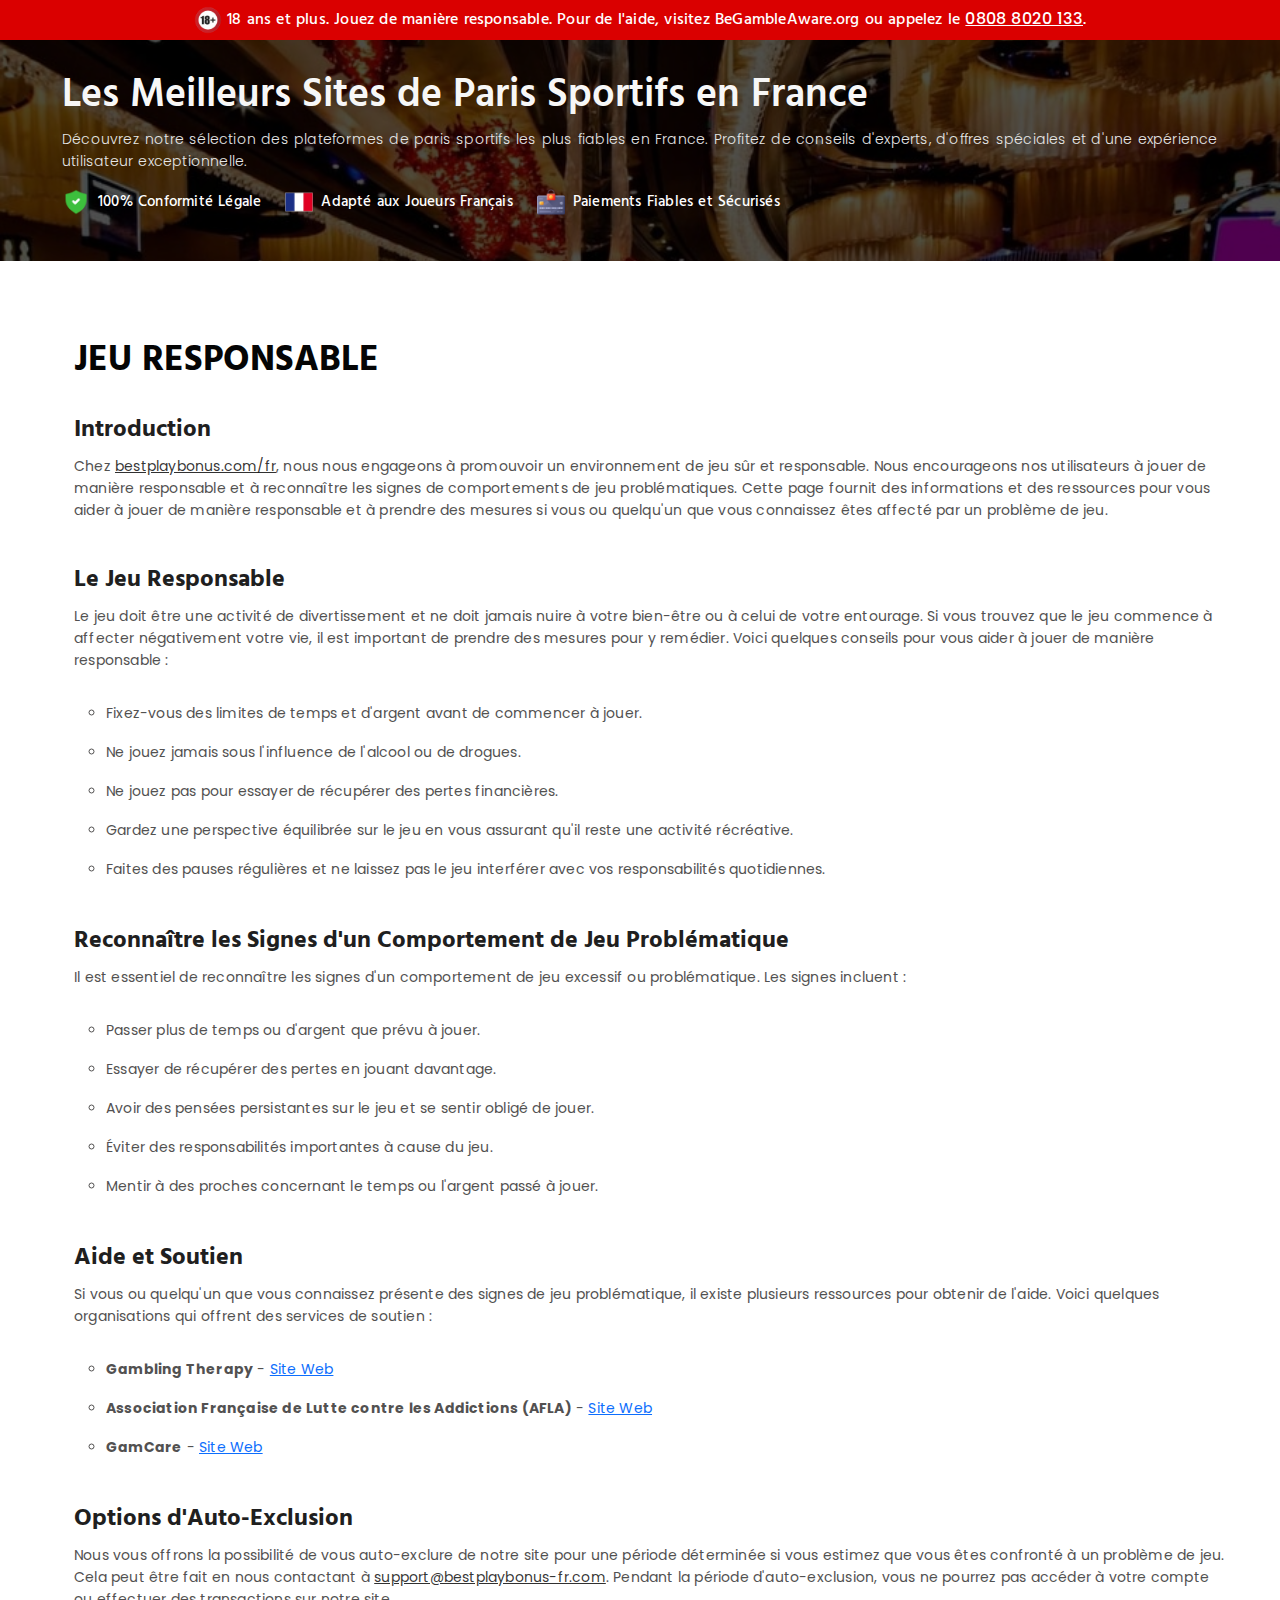
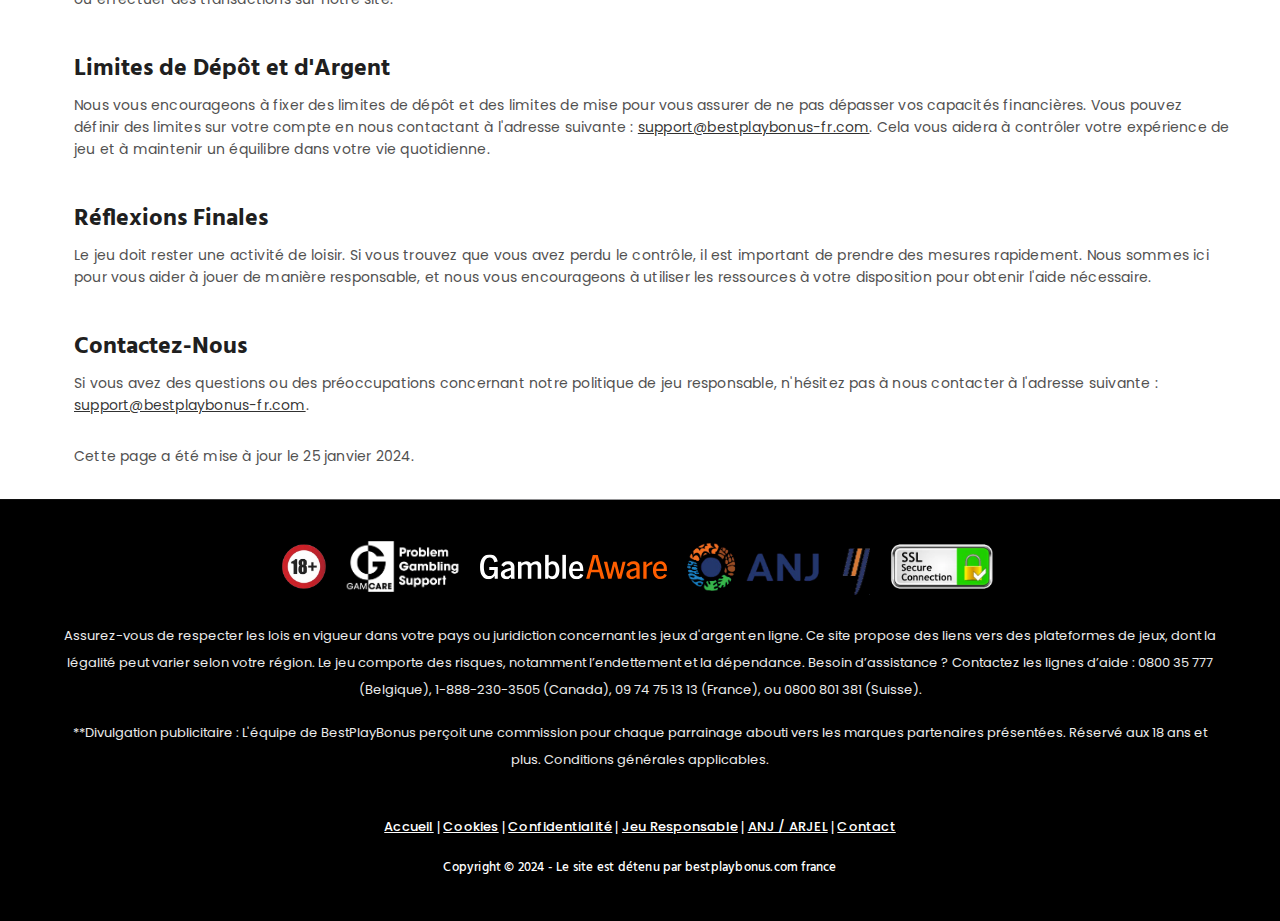
<file: jeu-responsable.html>
<!DOCTYPE html>
<html lang="fr">
    <head>
        <meta charset="UTF-8">
        <meta name="viewport" content="width=device-width, initial-scale=1.0">
        <meta http-equiv="X-UA-Compatible" content="IE=edge">
        <meta name="description" content="Explorez les meilleurs sites de paris sportifs en France avec bestplaybonus.com/fr. Accédez à des bonus exclusifs, des cotes compétitives et des conseils d'experts pour maximiser vos paris.">
        <meta name="keywords" content="Paris sportifs France, Bonus exclusifs paris sportifs, Sites fiables de paris France, Conseils pour parieurs, Meilleurs bonus paris en ligne">
        <meta name="author" content="bestplaybonus.com/fr">
        <link rel="canonical" href="https://bestplaybonus.com/fr">
        <title>Meilleurs Sites de Paris Sportifs en France 2024</title>
        <link rel="shortcut icon" href="images/fav-icon.png" type="image/x-icon">
        <link rel="stylesheet" href="css/style.css">
        <link rel="stylesheet" href="css/responsive.css">
        <link rel="stylesheet" href="css/bootstrap.min.css">
        <link rel="preconnect" href="https://fonts.googleapis.com">
        <link rel="preconnect" href="https://fonts.gstatic.com" crossorigin>
        <link href="https://fonts.googleapis.com/css2?family=Hind:wght@300;400;500;600;700&family=Poppins:ital,wght@0,100;0,200;0,300;0,400;0,500;0,600;0,700;0,800;0,900;1,100;1,200;1,300;1,400;1,500;1,600;1,700;1,800;1,900&display=swap" rel="stylesheet">
    </head>
    <body>
        <div id="bestplaybonus_disclaimer">
            <p>
                <img src="images/bestplaybonus_warning_disclaimer.png" style="width: 28px;"> 
                18 ans et plus. Jouez de manière responsable. Pour de l'aide, visitez BeGambleAware.org ou appelez le <a href="tel:+08088020133">0808 8020 133</a>.
            </p>
        </div>
        <div class="bestplaybonus_header header-d">
            <div class="container">
                <div class="bestplaybonus_header-content pt-5 mt-4">
                    <h1>Les Meilleurs Sites de Paris Sportifs en France</h1>
                    <p>Découvrez notre sélection des plateformes de paris sportifs les plus fiables en France. Profitez de conseils d'experts, d'offres spéciales et d'une expérience utilisateur exceptionnelle.</p>
                </div>

                <div class="bestplaybonus_trust-content">
                    <div class="bestplaybonus_trust-card">
                        <div class="bestplaybonus_trust-icon">
                            <img src="images/bestplaybonus_legal_gurantee.png" alt="Icône de garantie légale">
                        </div>
                        <div class="bestplaybonus_trust-description">
                            <p>100% Conformité Légale</p>
                        </div>
                    </div>
                    
                    <div class="bestplaybonus_trust-card">
                        <div class="bestplaybonus_trust-icon">
                            <img src="images/bestplaybonus_france_flag.png" alt="Icône du drapeau français">
                        </div>
                        <div class="bestplaybonus_trust-description">
                            <p>Adapté aux Joueurs Français</p>
                        </div>
                    </div>
                    
                    <div class="bestplaybonus_trust-card">
                        <div class="bestplaybonus_trust-icon">
                            <img src="images/bestplaybonus_payments-fast.png" alt="Icône des paiements rapides">
                        </div>
                        <div class="bestplaybonus_trust-description">
                            <p>Paiements Fiables et Sécurisés</p>
                        </div>
                    </div>
                </div>
            </div>
        </div>
        <div id="post-2" class="container post-2">
            <div class="footer-cp-content">
                <div class="footer-content">
                    <div class="footer-cp-bg pb-3">
                        <div class="container">
                            <div class="footer-txt">
                                <h2>Jeu Responsable</h2>
                            
                                <div class="entry-content" itemprop="text">
                                    <div class="page-content">
                            
                                        <h5>Introduction</h5>
                                        <p>Chez <a href="http://bestplaybonus.com/fr">bestplaybonus.com/fr</a>, nous nous engageons à promouvoir un environnement de jeu sûr et responsable. Nous encourageons nos utilisateurs à jouer de manière responsable et à reconnaître les signes de comportements de jeu problématiques. Cette page fournit des informations et des ressources pour vous aider à jouer de manière responsable et à prendre des mesures si vous ou quelqu'un que vous connaissez êtes affecté par un problème de jeu.</p>
                            
                                        <h5>Le Jeu Responsable</h5>
                                        <p>Le jeu doit être une activité de divertissement et ne doit jamais nuire à votre bien-être ou à celui de votre entourage. Si vous trouvez que le jeu commence à affecter négativement votre vie, il est important de prendre des mesures pour y remédier. Voici quelques conseils pour vous aider à jouer de manière responsable :</p>
                                        <ul>
                                            <li>Fixez-vous des limites de temps et d'argent avant de commencer à jouer.</li>
                                            <li>Ne jouez jamais sous l'influence de l'alcool ou de drogues.</li>
                                            <li>Ne jouez pas pour essayer de récupérer des pertes financières.</li>
                                            <li>Gardez une perspective équilibrée sur le jeu en vous assurant qu'il reste une activité récréative.</li>
                                            <li>Faites des pauses régulières et ne laissez pas le jeu interférer avec vos responsabilités quotidiennes.</li>
                                        </ul>
                            
                                        <h5>Reconnaître les Signes d'un Comportement de Jeu Problématique</h5>
                                        <p>Il est essentiel de reconnaître les signes d'un comportement de jeu excessif ou problématique. Les signes incluent :</p>
                                        <ul>
                                            <li>Passer plus de temps ou d'argent que prévu à jouer.</li>
                                            <li>Essayer de récupérer des pertes en jouant davantage.</li>
                                            <li>Avoir des pensées persistantes sur le jeu et se sentir obligé de jouer.</li>
                                            <li>Éviter des responsabilités importantes à cause du jeu.</li>
                                            <li>Mentir à des proches concernant le temps ou l'argent passé à jouer.</li>
                                        </ul>
                            
                                        <h5>Aide et Soutien</h5>
                                        <p>Si vous ou quelqu'un que vous connaissez présente des signes de jeu problématique, il existe plusieurs ressources pour obtenir de l'aide. Voici quelques organisations qui offrent des services de soutien :</p>
                                        <ul>
                                            <li><strong>Gambling Therapy</strong> - <a href="https://www.gamblingtherapy.org/fr" target="_blank">Site Web</a></li>
                                            <li><strong>Association Française de Lutte contre les Addictions (AFLA)</strong> - <a href="https://www.afla.asso.fr" target="_blank">Site Web</a></li>
                                            <li><strong>GamCare</strong> - <a href="https://www.gamcare.org.uk" target="_blank">Site Web</a></li>
                                        </ul>
                            
                                        <h5>Options d'Auto-Exclusion</h5>
                                        <p>Nous vous offrons la possibilité de vous auto-exclure de notre site pour une période déterminée si vous estimez que vous êtes confronté à un problème de jeu. Cela peut être fait en nous contactant à <a href="mailto:support@bestplaybonus-fr.com">support@bestplaybonus-fr.com</a>. Pendant la période d'auto-exclusion, vous ne pourrez pas accéder à votre compte ou effectuer des transactions sur notre site.</p>
                            
                                        <h5>Limites de Dépôt et d'Argent</h5>
                                        <p>Nous vous encourageons à fixer des limites de dépôt et des limites de mise pour vous assurer de ne pas dépasser vos capacités financières. Vous pouvez définir des limites sur votre compte en nous contactant à l'adresse suivante : <a href="mailto:support@bestplaybonus-fr.com">support@bestplaybonus-fr.com</a>. Cela vous aidera à contrôler votre expérience de jeu et à maintenir un équilibre dans votre vie quotidienne.</p>
                            
                                        <h5>Réflexions Finales</h5>
                                        <p>Le jeu doit rester une activité de loisir. Si vous trouvez que vous avez perdu le contrôle, il est important de prendre des mesures rapidement. Nous sommes ici pour vous aider à jouer de manière responsable, et nous vous encourageons à utiliser les ressources à votre disposition pour obtenir l'aide nécessaire.</p>
                            
                                        <h5>Contactez-Nous</h5>
                                        <p>Si vous avez des questions ou des préoccupations concernant notre politique de jeu responsable, n'hésitez pas à nous contacter à l'adresse suivante : <a href="mailto:support@bestplaybonus-fr.com">support@bestplaybonus-fr.com</a>.</p>
                            
                                        <p>Cette page a été mise à jour le 25 janvier 2024.</p>
                            
                                    </div>
                                </div>
                            </div>
                            
                        </div>
                        
                    </div>
                </div>
            </div>    
        </div> 
        <div class="bestplaybonus_footer">
            <div class="container">
                <div class="footer-license-images pb-4">
                    <img class="footer-ico icon-18" src="images/bestplaybonus_warning_disclaimer.png" loading="lazy" alt="18+ Jeu Responsable" style="width: 64px;">
        
                    <a href="https://www.gamcare.org.uk/" target="_blank">
                        <img class="footer-ico footer-icon-sm-1" src="images/bestplaybonus_gamcare.png" loading="lazy" alt="Support GamCare" style="width: 136px;">
                    </a>
        
                    <a href="https://www.begambleaware.org/" target="_blank">
                        <img class="footer-ico footer-icon-sm-1" src="images/bestplaybonus_gamble_aware.svg" loading="lazy" alt="BeGambleAware" style="width: 204px;">
                    </a>
        
                    <a href="https://anj.fr/" target="_blank">
                        <img class="footer-ico" src="images/bestplaybonus_anj.png" loading="lazy" style="width: 154px;">
                    </a>
        
                    <a href="https://mediateurdesjeuxenligne.fr/" target="_blank">
                        <img class="footer-ico" src="images/probleme-mediateur-arjelbestplaybonus.png" loading="lazy" style="width: 48px;">
                    </a>

                    <img class="footer-ico" src="images/bestplaybonus-ssl.webp" loading="lazy" style="width: 130px;">
                </div>
        
                <p class="footer-p-a">Assurez-vous de respecter les lois en vigueur dans votre pays ou juridiction concernant les jeux d'argent en ligne. Ce site propose des liens vers des plateformes de jeux, dont la légalité peut varier selon votre région. Le jeu comporte des risques, notamment l’endettement et la dépendance. Besoin d’assistance ? Contactez les lignes d’aide : 0800 35 777 (Belgique), 1-888-230-3505 (Canada), 09 74 75 13 13 (France), ou 0800 801 381 (Suisse).</p>
        
                <p class="footer-p-note">**Divulgation publicitaire : L'équipe de BestPlayBonus perçoit une commission pour chaque parrainage abouti vers les marques partenaires présentées. Réservé aux 18 ans et plus. Conditions générales applicables.</p>
            </div>
        
            <div class="container text-center py-2">
                <p class="footer-copyright"><a href="index.html">Accueil</a> | <a href="cookie.html">Cookies</a> | <a href="privacy.html">Confidentialité</a> | <a href="jeu-responsable.html">Jeu Responsable</a> | <a href="arjel.html">ANJ / ARJEL</a> | <a href="mailto:support@bestplaybonus-fr.com">Contact</a></p>
                <p class="footer-copyright">
                    Copyright © 2024 - Le site est détenu par bestplaybonus.com france 
                </p>
            </div>
        </div>
        <script src="js/bootstrap.min.js.download"></script>
    </body>
</html>
</file>
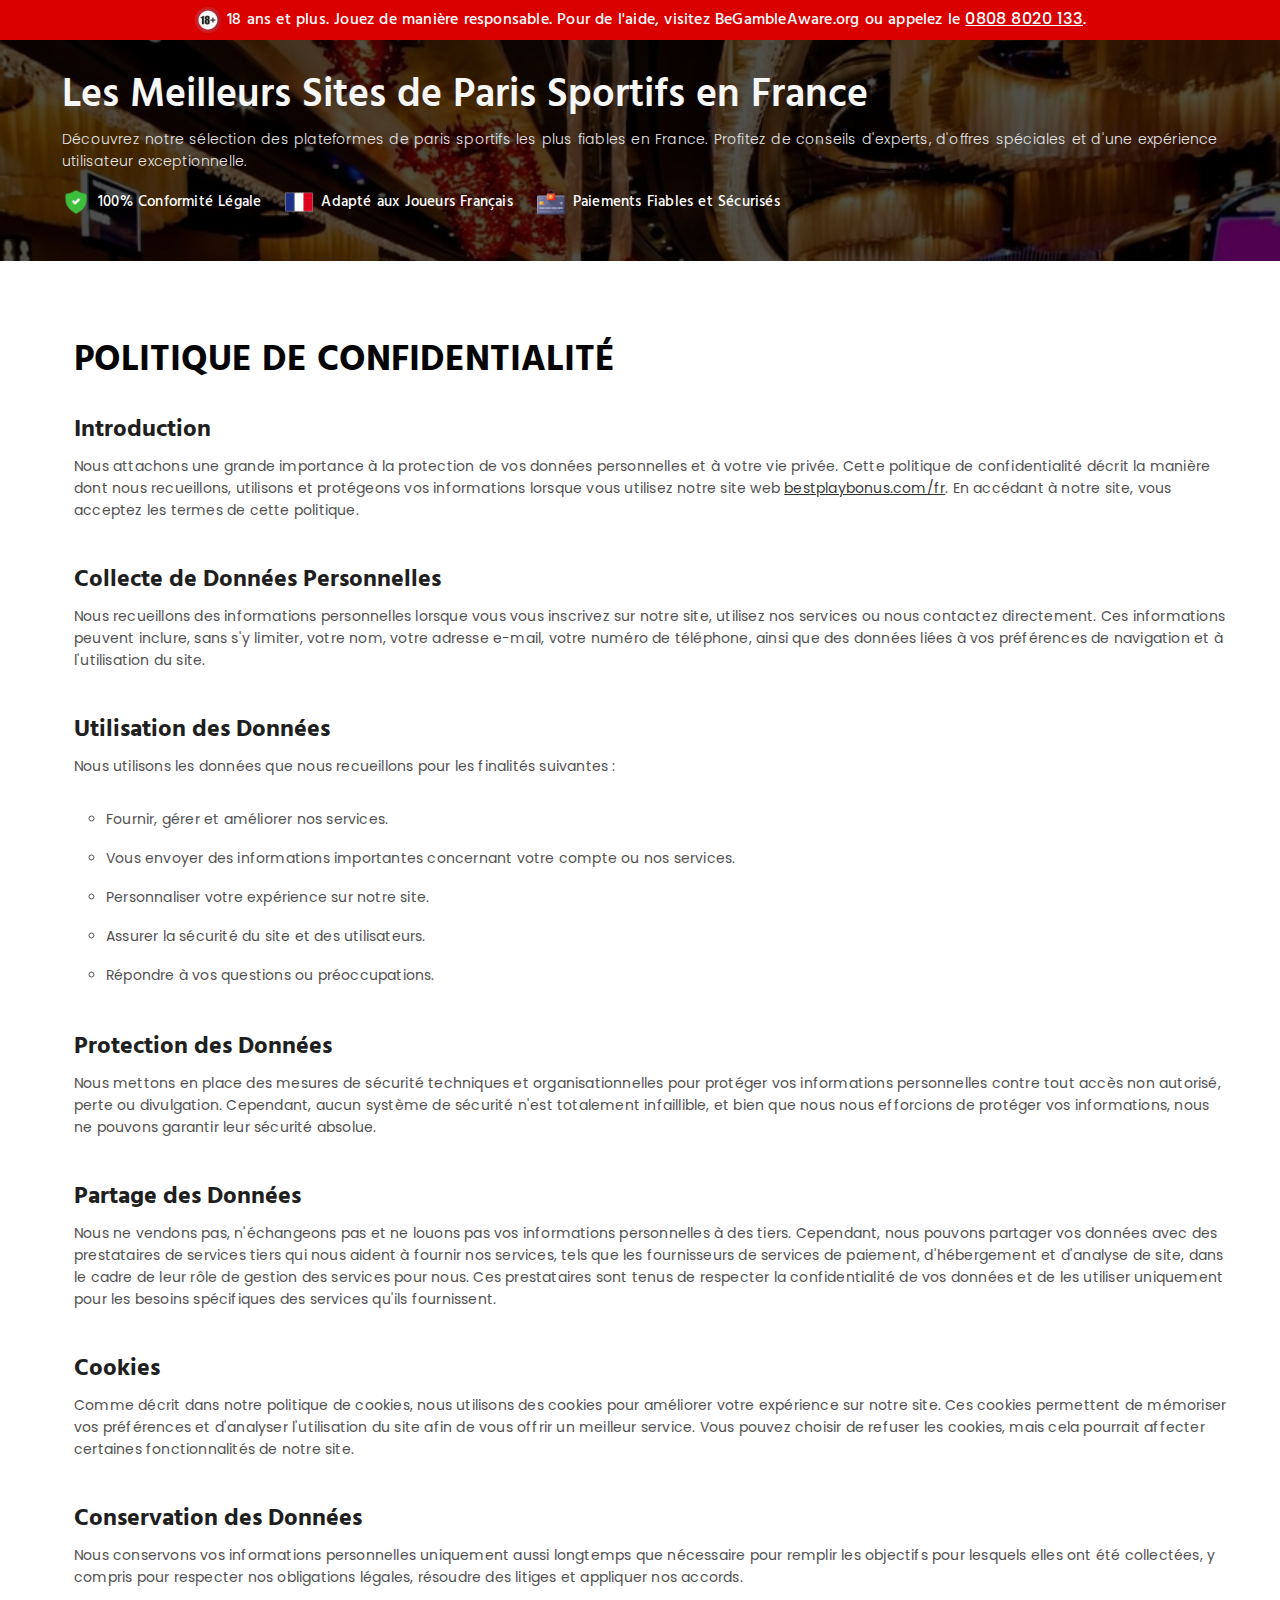
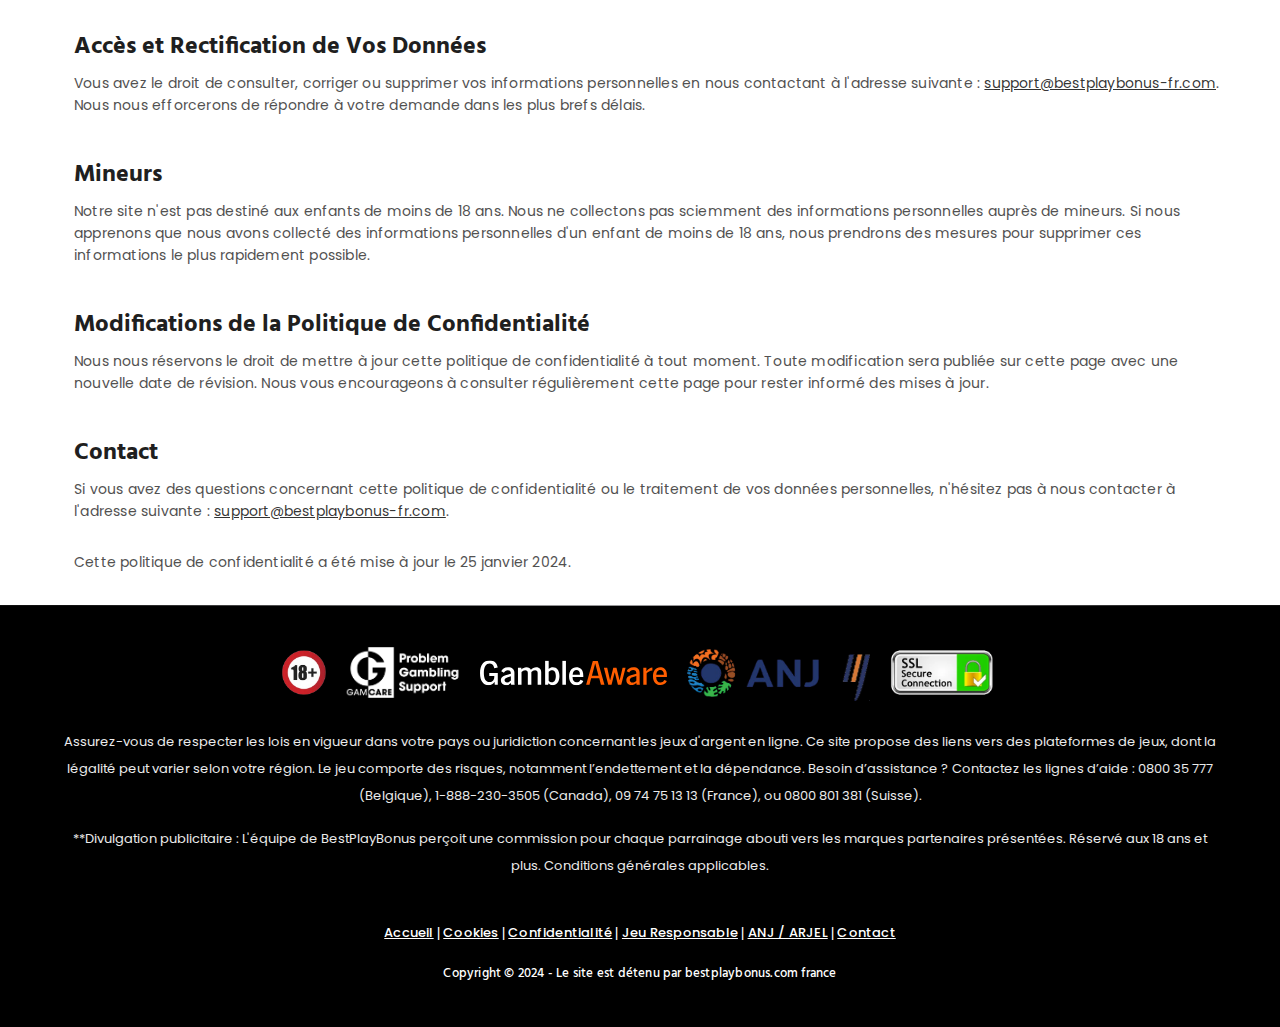
<file: privacy.html>
<!DOCTYPE html>
<html lang="fr">
    <head>
        <meta charset="UTF-8">
        <meta name="viewport" content="width=device-width, initial-scale=1.0">
        <meta http-equiv="X-UA-Compatible" content="IE=edge">
        <meta name="description" content="Explorez les meilleurs sites de paris sportifs en France avec bestplaybonus.com/fr. Accédez à des bonus exclusifs, des cotes compétitives et des conseils d'experts pour maximiser vos paris.">
        <meta name="keywords" content="Paris sportifs France, Bonus exclusifs paris sportifs, Sites fiables de paris France, Conseils pour parieurs, Meilleurs bonus paris en ligne">
        <meta name="author" content="bestplaybonus.com/fr">
        <link rel="canonical" href="https://bestplaybonus.com/fr">
        <title>Meilleurs Sites de Paris Sportifs en France 2024</title>
        <link rel="shortcut icon" href="images/fav-icon.png" type="image/x-icon">
        <link rel="stylesheet" href="css/style.css">
        <link rel="stylesheet" href="css/responsive.css">
        <link rel="stylesheet" href="css/bootstrap.min.css">
        <link rel="preconnect" href="https://fonts.googleapis.com">
        <link rel="preconnect" href="https://fonts.gstatic.com" crossorigin>
        <link href="https://fonts.googleapis.com/css2?family=Hind:wght@300;400;500;600;700&family=Poppins:ital,wght@0,100;0,200;0,300;0,400;0,500;0,600;0,700;0,800;0,900;1,100;1,200;1,300;1,400;1,500;1,600;1,700;1,800;1,900&display=swap" rel="stylesheet">
    </head>
    <body>
        <div id="bestplaybonus_disclaimer">
            <p>
                <img src="images/bestplaybonus_warning_disclaimer.png" style="width: 28px;"> 
                18 ans et plus. Jouez de manière responsable. Pour de l'aide, visitez BeGambleAware.org ou appelez le <a href="tel:+08088020133">0808 8020 133</a>.
            </p>
        </div>
        <div class="bestplaybonus_header header-d">
            <div class="container">
                <div class="bestplaybonus_header-content pt-5 mt-4">
                    <h1>Les Meilleurs Sites de Paris Sportifs en France</h1>
                    <p>Découvrez notre sélection des plateformes de paris sportifs les plus fiables en France. Profitez de conseils d'experts, d'offres spéciales et d'une expérience utilisateur exceptionnelle.</p>
                </div>

                <div class="bestplaybonus_trust-content">
                    <div class="bestplaybonus_trust-card">
                        <div class="bestplaybonus_trust-icon">
                            <img src="images/bestplaybonus_legal_gurantee.png" alt="Icône de garantie légale">
                        </div>
                        <div class="bestplaybonus_trust-description">
                            <p>100% Conformité Légale</p>
                        </div>
                    </div>
                    
                    <div class="bestplaybonus_trust-card">
                        <div class="bestplaybonus_trust-icon">
                            <img src="images/bestplaybonus_france_flag.png" alt="Icône du drapeau français">
                        </div>
                        <div class="bestplaybonus_trust-description">
                            <p>Adapté aux Joueurs Français</p>
                        </div>
                    </div>
                    
                    <div class="bestplaybonus_trust-card">
                        <div class="bestplaybonus_trust-icon">
                            <img src="images/bestplaybonus_payments-fast.png" alt="Icône des paiements rapides">
                        </div>
                        <div class="bestplaybonus_trust-description">
                            <p>Paiements Fiables et Sécurisés</p>
                        </div>
                    </div>
                </div>
            </div>
        </div>
        <div id="post-2" class="container post-2">
            <div class="footer-cp-content">
                <div class="footer-content">
                    <div class="footer-cp-bg pb-3">
                        <div class="container">
                            <div class="footer-txt">
                                <h2>Politique de Confidentialité</h2>
                            
                                <div class="entry-content" itemprop="text">
                                    <div class="page-content">
                            
                                        <h5>Introduction</h5>
                                        <p>Nous attachons une grande importance à la protection de vos données personnelles et à votre vie privée. Cette politique de confidentialité décrit la manière dont nous recueillons, utilisons et protégeons vos informations lorsque vous utilisez notre site web <a href="http://bestplaybonus.com/fr">bestplaybonus.com/fr</a>. En accédant à notre site, vous acceptez les termes de cette politique.</p>
                            
                                        <h5>Collecte de Données Personnelles</h5>
                                        <p>Nous recueillons des informations personnelles lorsque vous vous inscrivez sur notre site, utilisez nos services ou nous contactez directement. Ces informations peuvent inclure, sans s'y limiter, votre nom, votre adresse e-mail, votre numéro de téléphone, ainsi que des données liées à vos préférences de navigation et à l'utilisation du site.</p>
                            
                                        <h5>Utilisation des Données</h5>
                                        <p>Nous utilisons les données que nous recueillons pour les finalités suivantes :</p>
                                        <ul>
                                            <li>Fournir, gérer et améliorer nos services.</li>
                                            <li>Vous envoyer des informations importantes concernant votre compte ou nos services.</li>
                                            <li>Personnaliser votre expérience sur notre site.</li>
                                            <li>Assurer la sécurité du site et des utilisateurs.</li>
                                            <li>Répondre à vos questions ou préoccupations.</li>
                                        </ul>
                            
                                        <h5>Protection des Données</h5>
                                        <p>Nous mettons en place des mesures de sécurité techniques et organisationnelles pour protéger vos informations personnelles contre tout accès non autorisé, perte ou divulgation. Cependant, aucun système de sécurité n'est totalement infaillible, et bien que nous nous efforcions de protéger vos informations, nous ne pouvons garantir leur sécurité absolue.</p>
                            
                                        <h5>Partage des Données</h5>
                                        <p>Nous ne vendons pas, n'échangeons pas et ne louons pas vos informations personnelles à des tiers. Cependant, nous pouvons partager vos données avec des prestataires de services tiers qui nous aident à fournir nos services, tels que les fournisseurs de services de paiement, d'hébergement et d'analyse de site, dans le cadre de leur rôle de gestion des services pour nous. Ces prestataires sont tenus de respecter la confidentialité de vos données et de les utiliser uniquement pour les besoins spécifiques des services qu'ils fournissent.</p>
                            
                                        <h5>Cookies</h5>
                                        <p>Comme décrit dans notre politique de cookies, nous utilisons des cookies pour améliorer votre expérience sur notre site. Ces cookies permettent de mémoriser vos préférences et d'analyser l'utilisation du site afin de vous offrir un meilleur service. Vous pouvez choisir de refuser les cookies, mais cela pourrait affecter certaines fonctionnalités de notre site.</p>
                            
                                        <h5>Conservation des Données</h5>
                                        <p>Nous conservons vos informations personnelles uniquement aussi longtemps que nécessaire pour remplir les objectifs pour lesquels elles ont été collectées, y compris pour respecter nos obligations légales, résoudre des litiges et appliquer nos accords.</p>
                            
                                        <h5>Accès et Rectification de Vos Données</h5>
                                        <p>Vous avez le droit de consulter, corriger ou supprimer vos informations personnelles en nous contactant à l'adresse suivante : <a href="mailto:support@bestplaybonus-fr.com">support@bestplaybonus-fr.com</a>. Nous nous efforcerons de répondre à votre demande dans les plus brefs délais.</p>
                            
                                        <h5>Mineurs</h5>
                                        <p>Notre site n'est pas destiné aux enfants de moins de 18 ans. Nous ne collectons pas sciemment des informations personnelles auprès de mineurs. Si nous apprenons que nous avons collecté des informations personnelles d'un enfant de moins de 18 ans, nous prendrons des mesures pour supprimer ces informations le plus rapidement possible.</p>
                            
                                        <h5>Modifications de la Politique de Confidentialité</h5>
                                        <p>Nous nous réservons le droit de mettre à jour cette politique de confidentialité à tout moment. Toute modification sera publiée sur cette page avec une nouvelle date de révision. Nous vous encourageons à consulter régulièrement cette page pour rester informé des mises à jour.</p>
                            
                                        <h5>Contact</h5>
                                        <p>Si vous avez des questions concernant cette politique de confidentialité ou le traitement de vos données personnelles, n'hésitez pas à nous contacter à l'adresse suivante : <a href="mailto:support@bestplaybonus-fr.com">support@bestplaybonus-fr.com</a>.</p>
                            
                                        <p>Cette politique de confidentialité a été mise à jour le 25 janvier 2024.</p>
                            
                                    </div>
                                </div>
                            </div>
                            
                            
                        </div>
                        
                    </div>
                </div>
            </div>    
        </div> 
        <div class="bestplaybonus_footer">
            <div class="container">
                <div class="footer-license-images pb-4">
                    <img class="footer-ico icon-18" src="images/bestplaybonus_warning_disclaimer.png" loading="lazy" alt="18+ Jeu Responsable" style="width: 64px;">
        
                    <a href="https://www.gamcare.org.uk/" target="_blank">
                        <img class="footer-ico footer-icon-sm-1" src="images/bestplaybonus_gamcare.png" loading="lazy" alt="Support GamCare" style="width: 136px;">
                    </a>
        
                    <a href="https://www.begambleaware.org/" target="_blank">
                        <img class="footer-ico footer-icon-sm-1" src="images/bestplaybonus_gamble_aware.svg" loading="lazy" alt="BeGambleAware" style="width: 204px;">
                    </a>
        
                    <a href="https://anj.fr/" target="_blank">
                        <img class="footer-ico" src="images/bestplaybonus_anj.png" loading="lazy" style="width: 154px;">
                    </a>
        
                    <a href="https://mediateurdesjeuxenligne.fr/" target="_blank">
                        <img class="footer-ico" src="images/probleme-mediateur-arjelbestplaybonus.png" loading="lazy" style="width: 48px;">
                    </a>

                    <img class="footer-ico" src="images/bestplaybonus-ssl.webp" loading="lazy" style="width: 130px;">
                </div>
        
                <p class="footer-p-a">Assurez-vous de respecter les lois en vigueur dans votre pays ou juridiction concernant les jeux d'argent en ligne. Ce site propose des liens vers des plateformes de jeux, dont la légalité peut varier selon votre région. Le jeu comporte des risques, notamment l’endettement et la dépendance. Besoin d’assistance ? Contactez les lignes d’aide : 0800 35 777 (Belgique), 1-888-230-3505 (Canada), 09 74 75 13 13 (France), ou 0800 801 381 (Suisse).</p>
        
                <p class="footer-p-note">**Divulgation publicitaire : L'équipe de BestPlayBonus perçoit une commission pour chaque parrainage abouti vers les marques partenaires présentées. Réservé aux 18 ans et plus. Conditions générales applicables.</p>
            </div>
        
            <div class="container text-center py-2">
                <p class="footer-copyright"><a href="index.html">Accueil</a> | <a href="cookie.html">Cookies</a> | <a href="privacy.html">Confidentialité</a> | <a href="jeu-responsable.html">Jeu Responsable</a> | <a href="arjel.html">ANJ / ARJEL</a> | <a href="mailto:support@bestplaybonus-fr.com">Contact</a></p>
                <p class="footer-copyright">
                    Copyright © 2024 - Le site est détenu par bestplaybonus.com france 
                </p>
            </div>
        </div>
        <script src="js/bootstrap.min.js.download"></script>
    </body>
</html>
</file>
<file: css/style.css>
.bestplaybonus_list-title,.ribbon{letter-spacing:.4px;text-align:center}#bestplaybonus_disclaimer p,.bestplaybonus_header-content>h1,.bestplaybonus_list-title,.bestplaybonus_trust-description>p,p.bestplaybonus_item-p-title{font-family:Hind,sans-serif!important}#bestplaybonus_disclaimer p>a:hover,.page-content>p>a:hover,p.footer-copyright>a:hover,p.footer-p-a>a:hover{color:#0a58ff!important}*{padding:0;margin:0;box-sizing:border-box;font-family:Poppins,sans-serif}#bestplaybonus_disclaimer{overflow:hidden;float:center;text-align:center;position:fixed;top:0;width:100%;z-index:100000;border-bottom:1px solid transparent;border-image-slice:1;border-width:1px;background:#da0000}#bestplaybonus_disclaimer p{color:#fff!important;font-weight:500;line-height:28px;padding:5px;letter-spacing:.2px;font-size:16px;margin:0!important;word-spacing:1px}#bestplaybonus_disclaimer p>a,p.footer-copyright>a{color:#fff!important}.bestplaybonus_header{background-image:url('../images/banner.jpg');background-size:cover;background-repeat:no-repeat;width:100%;height:auto;position:relative;z-index:1;padding:0 0 30px;background-attachment:fixed}.bestplaybonus_header::before{content:'';position:absolute;background-color:#000000b0;left:0;right:0;top:0;bottom:0;z-index:-1;width:100%;height:100%}img.bestplaybonus_logo-header{width:260px;height:auto;padding-bottom:10px}.bestplaybonus_header-content{padding:55px 0 0}.bestplaybonus_header-content>h1{font-weight:600;font-size:40px;color:#f7f7f7;word-spacing:1px}.bestplaybonus_header-content>p{font-size:14px;letter-spacing:.2px;word-spacing:1px;line-height:22px;color:#e7e7e7;font-weight:300}.bestplaybonus_trust-content{display:flex;align-items:center;gap:24px;margin-bottom:15px}.bestplaybonus_trust-card{display:flex;align-items:center;gap:8px}.bestplaybonus_trust-icon>img{width:28px}.bestplaybonus_trust-description>p{font-weight:500;color:#fff;word-spacing:1px;letter-spacing:.2px;font-size:15px;margin-bottom:0!important}.bestplaybonus_list-main{position:relative;z-index:99999}.bestplaybonus_list-main:before{content:"";z-index:-1;position:absolute;width:100%;height:100%;background-color:#0e0d0d00}.bestplaybonus_item-bonus::before,.bestplaybonus_item-logo::before,.bestplaybonus_item-rat::before{width:1px;background:#80808033;top:-24px;content:' ';height:140px}.bestplaybonus_list-title{color:#fff;font-size:16px;font-weight:500;padding-bottom:10px!important;background:#0000007d}.text-title-left{padding-left:20px}.bestplaybonus_list-item{box-shadow:0 5px 43px 5px rgba(89,110,121,.24);font-weight:500;color:#fff;background-color:#fff;z-index:11;height:140px;transition:.35s ease-out;position:relative}.ribbon,button{color:#fff;z-index:1}img.bestplaybonus_logo{position:relative;top:10px;width:250px;left:-2px;height:90px}.bestplaybonus_list-item:hover{outline:#d8d8d8 outset 3px;outline-offset:-2px;border-radius:0}.ribbon{width:190px;height:30px;font-size:13px;font-weight:500;padding:5px 0;position:absolute;top:-24px;left:-12px;background:#057cac;clip-path:polygon(100% 0,93% 50%,100% 100%,0 100%,0 0)}.bestplaybonus_list-item .bestplaybonus_item-bonus .bestplaybonus_item-p-title{color:#057cac!important}.bestplaybonus_list-item .bestplaybonus_item-bonus p{font-size:18px;font-weight:700;letter-spacing:0;position:relative;line-height:32px;z-index:11;color:#1a1a1ae5;word-spacing:1px;margin-bottom:0!important;padding:0 30px}p.bestplaybonus_item-p-title{font-weight:700!important;line-height:20px!important;font-size:24px!important}p.bestplaybonus_item-p-bottom{font-size:16px!important;font-weight:600!important}p.bestplaybonus_bonus-p{font-size:17px!important;font-weight:700!important;letter-spacing:0;position:relative;z-index:11;color:#0e0d0de5!important;word-spacing:1px;margin-bottom:0!important;padding-bottom:4px}.bestplaybonus_item-logo::before{position:absolute;margin-left:255px}.bestplaybonus_item-bonus::before{position:absolute;margin-left:175px}.bestplaybonus_item-rat::before{position:absolute;margin-left:106px}.bestplaybonus_item-sco-1::before{content:' ';width:2px;height:140px;background:#80808059;position:absolute;margin-left:76px;bottom:-20px}.bestplaybonus_list-item .bestplaybonus_item-play p,.bestplaybonus_list-item .bestplaybonus_item-rat p{font-size:14px;font-weight:700;color:#1a1a1ae5;padding-top:6px}.bestplaybonus_list-star>img{width:110px}.bestplaybonus_score-nm-1{font-size:40px;font-weight:700;color:#0f0f0fe5!important;margin:-8px 0!important}.bestplaybonus_getlink a{color:#363636e5;font-size:10px;font-weight:400;position:relative;top:12px;left:5%;transform:translate(30px,0);text-decoration:none}.bestplaybonus_list-content>h2,.bestplaybonus_list-content>h3{font-size:25px;font-weight:700;color:#050505;font-family:Hind,sans-serif!important;margin-top:25px;word-spacing:1px}.bestplaybonus_getlink a:hover{color:#1a1a1ae5;text-decoration:underline}.bestplaybonus_list-item:hover .ribbon,.bestplaybonus_list-item:hover button~.ribbon{border-top-left-radius:0}button{background:#079f07;border:0;padding:14px 20px;position:relative;overflow:hidden;font-weight:500!important;border-radius:6px!important;text-transform:uppercase!important;font-size:15px!important;left:16px}.bestplaybonus_list-item:hover button{color:#fdfdfd;text-shadow:0 2px 2px rgba(250,227,133,0);border-top-left-radius:0}button::after{content:"";background:#079f07;position:absolute;z-index:-1;padding:.85em .75em;display:block}button[class^=slide]::after{transition:.35s}.list-item:hover button[class^=slide]::after,button[class^=slide]:hover::after{left:0;right:0;top:0;bottom:0;transition:.35s}button[class^=grow]::after{transition:.6s}.list-item:hover button[class^=grow]::after,button[class^=grow]:hover::after{transition:.6s ease-out}button.grow_box::after{left:0;right:0;top:0;bottom:0;transform:scale(0,0)}button.grow_skew_forward::after{left:-20%;right:-20%;top:0;bottom:0;transform:skewX(-45deg) scale(0,1)}.list-item:hover button.grow_skew_forward::after,button.grow_skew_forward:hover::after{transform:skewX(-45deg) scale(1,1)}.bestplaybonus_list-content{padding:60px 0}.bestplaybonus_list-content>h2{line-height:40px}.bestplaybonus_list-content>h3{line-height:30px}.bestplaybonus_list-content>ul{padding:20px 0 0}.bestplaybonus_list-content>p,.bestplaybonus_list-content>ul>li,.page-content>p,.page-content>ul>li{font-size:14px;font-weight:400;letter-spacing:.2px;padding-bottom:10px;padding-top:3px}.bestplaybonus_list-content>ul>li{list-style:circle;color:#525151;line-height:26px;display:flex;align-items:flex-start;gap:4px}.bestplaybonus_list-content>p,.page-content>p{color:#525151;line-height:22px}.bestplaybonus_footer{border-top:1px solid transparent;border-image-slice:1;border-width:1px;border-image-source:radial-gradient(circle at 50.4% 50.5%,rgb(223,223,226) 0%,rgba(80,80,80,0.205) 90%);background:#000;padding:30px 15px 20px;text-align:center;position:relative;bottom:-5px}.footer-license-images{display:flex;align-items:center;justify-content:center}.footer-license-images img{padding:5px 8px 0}footer img.footer-ico{max-width:130px}img.footer-ico.footer-icon-sm-1{width:125px}img.footer-ico.footer-icon-sm-2{width:140px}img.footer-ico.footer-icon-xsm{width:50px}img.footer-ico.footer-icon-sm{width:98px}img.footer-ico.footer-icon-sm-3{width:62px}p.footer-p-a,p.footer-p-note{font-size:13px;font-weight:400;color:#ebebeb;line-height:27px}p.footer-p-a>a{color:#fff!important;text-decoration:underline}p.footer-p-a>a:hover{text-decoration:underline}p.footer-copyright{color:#fff!important;font-size:13px!important;letter-spacing:.2px;margin-top:20px;font-weight:500;font-family:Hind,sans-serif!important}.footer-txt>h2,.page-content>h5{font-weight:700;font-family:Hind,sans-serif!important}.footer-cp-bg{padding:40px 0;position:relative;bottom:-15px}.footer-txt>h2{font-size:36px;color:#050505;word-spacing:1px;line-height:40px;margin-top:25px;text-transform:uppercase}.page-content>h5{font-size:24px;color:#1f1f1f;line-height:28px;margin-top:35px}.page-content>ul>li{list-style:circle;color:#525151;line-height:26px}.page-content>p>a{color:#1a1a1ae5!important}.payments{display:flex;flex-wrap:wrap;align-items:center;justify-content:center;gap:12px;padding:var(--payment-logo-padding,0);margin:var(--payment-logo-margin,0);background:var(--payment-logo-background,transparent)}.payments img{display:block;width:auto;margin:var(--payment-logo-item-margin,0);padding:var(--payment-logo-item-padding,0)}
</file>
<file: css/responsive.css>
@media only screen and (max-width: 424px) and (min-width: 371px) {
    .bestplaybonus_header-content > h1 {
      font-size: 28px;
      line-height: 40px;
      letter-spacing: 0;
      padding-bottom: 15px !important;
      margin-top: 0 !important;
    }
    img.bestplaybonus_logo {
        max-width: 155px;
        height: auto;
        top: 4px !important;
    }
    .bestplaybonus_score-nm-1 {
        font-size: 28px !important;
        margin: 16px 0 !important;
        top: 18px;
        position: relative;
    }
  }
  @media only screen and (max-width: 370px) and (min-width: 300px) {
    img.bestplaybonus_logo {
        max-width: 155px;
        height: auto;
        top: 4px !important;
    }
    .bestplaybonus_score-nm-1 {
        font-size: 28px !important;
        margin: 16px 0 !important;
        top: 18px;
        position: relative;
    }
    .bestplaybonus_trust-content {
      gap: 10px;
    }
    .footer-license-images img {
      width: 140px !important;
    }
    .payments img,
    img.footer-ico.icon-18 {
      width: 60px !important;
    }
    .payments {
      width: 100% !important;
    }
    .bestplaybonus_header-content > h1 {
      font-size: 28px;
      line-height: 40px;
      letter-spacing: 0;
      padding-bottom: 15px !important;
      margin-top: 0 !important;
    }
    .bestplaybonus_list-item .bestplaybonus_item-bonus {
      width: 100%;
      top: 0 !important;
      position: relative;
    }
    .bestplaybonus_trust-description > p {
      font-size: 10px !important;
    }
    .ribbon {
      top: -24px !important;
      font-size: 12px !important;
      padding: 0;
    }
    .bestplaybonus_list-item .bestplaybonus_item-bonus p {
      top: -12px !important;
    }
    button.grow_skew_forward {
      font-size: 12px !important;
      padding: 10px 12px;
    }
    p.footer-copyright {
      font-size: 12px !important;
      letter-spacing: 0;
      margin-top: 20px;
      line-height: 22px;
    }
    p.bestplaybonus_item-p-title {
      font-weight: 700 !important;
      line-height: 26px !important;
      font-size: 20px !important;
    }
    .bestplaybonus_getlink a {
      font-size: 8px;
    }
    button {
      left: 8px;
    }
    p.bestplaybonus_item-p-bottom {
      font-size: 13px !important;
      font-weight: 600 !important;
    }
    .bestplaybonus_score-nm-1 {
      font-size: 34px;
      margin: 6px 0 !important;
      position: relative;
      top: 12px;
    }
    .header-content > h1 {
      padding-bottom: 10px;
      margin-top: -18px;
    }
  }
  @media (max-width: 599px) {
    .bestplaybonus_footer,
    .footer-cp-bg.pb-3,
    body,
    div#page {
      overflow-x: hidden;
    }
    .bestplaybonus_item-rat.col-6.col-sm-2.text-center,
    button {
      z-index: 1;
    }
    button,
    section.footer-cp-content {
      overflow: hidden;
    }
    p.bestplaybonus_item-p-title {
      font-weight: 700 !important;
      line-height: 26px !important;
      font-size: 20px !important;
    }
    .bestplaybonus_list-item .bestplaybonus_item-bonus {
      top: -12px;
      position: relative;
      width: 100%;
    }
    body {
      background-position: left 50% center;
    }
    .bestplaybonus_getlink a {
      top: -8px;
    }
    .bestplaybonus_ratings {
      position: relative;
      top: -22px;
    }
    h1.mt-5.home-h1 {
      margin-top: 60px !important;
    }
    .bestplaybonus_header-content > h1 {
      font-size: 28px;
      line-height: 40px;
      letter-spacing: 0;
      padding-bottom: 0;
      margin-top: -18px;
    }
    .bestplaybonus_header-content > p,
    .bestplaybonus_item-bonus::before,
    .bestplaybonus_item-rat::before,
    .bestplaybonus_item-sco-1::before,
    .bestplaybonus_item-sco-2::before,
    .bestplaybonus_trust-bar-date,
    p.bonus-p {
      display: none;
    }
    .bestplaybonus_trust-content {
      padding-bottom: 8px;
      margin-top: -14px;
      flex-wrap: wrap;
      gap: 8px;
    }
    .trust-description {
      display: flex;
      align-items: center;
      gap: 4px;
      text-align: center;
    }
    .bestplaybonus_trust-icon > img {
      width: 20px;
      height: auto;
    }
    .bestplaybonus_trust-description > p {
      font-size: 12px;
      letter-spacing: 0;
      padding: 3px 0;
      text-align: center;
    }
    .bestplaybonus_trust-bar {
      align-items: center;
      justify-content: center;
      padding: 10px 5px;
    }
    .bestplaybonus_trust-content-icon {
      gap: 12px;
    }
    .bestplaybonus_item-logo::before {
      margin-left: 160px;
      height: 180px;
    }
    p.bestplaybonus_sm-sc {
      font-size: 28px !important;
      position: relative;
      left: 15px;
      top: 8px;
      font-weight: 500 !important;
    }
    .bestplaybonus_s-img-sm > img {
      width: 20px;
    }
    button {
      font-size: 12px !important;
      border: 0;
      padding: 0.85em 1em;
      position: relative;
      top: -20px;
      min-width: 130px;
    }
    .page-content > p {
      line-height: 26px;
      padding: 0;
      margin: 0;
    }
    .half_circle {
      height: 182px;
      max-width: 180px;
      top: -27px;
      left: 2px;
      width: 100%;
    }
    #bestplaybonus_disclaimer p {
      font-size: 12px;
      letter-spacing: 0;
      line-height: 6px;
      padding: 6px 5px 10px 0;
      word-spacing: 1px;
    }
    .bestplaybonus_list-star {
      width: 70px;
    }
    .bestplaybonus_list-item .bestplaybonus_item-sco {
      font-size: 32px;
    }
    .bestplaybonus_list-item .bestplaybonus_notes {
      margin-top: 0;
      left: 0;
      letter-spacing: 0;
      font-size: 9px;
    }
    .bestplaybonus_list-item {
      margin-bottom: 10px;
      height: 180px;
    }
    img.bestplaybonus_logo-top-img {
      position: relative !important;
      top: 10px !important;
    }
    img.bestplaybonus_logo {
      max-width: 155px;
      height: auto;
      top: 0;
    }
    .bestplaybonus_item-card-top {
      margin-top: -36px !important;
    }
    .bestplaybonus_list-star > img {
      width: 80px;
    }
    .bestplaybonus_list-item .bestplaybonus_item-play p,
    .bestplaybonus_list-item .bestplaybonus_item-rat p {
      font-size: 12px;
      margin-top: -10px;
    }
    .ribbon {
      padding: 1px 0;
      position: absolute;
      z-index: 11;
      line-height: 28px;
      width: 150px;
      left: 3px;
      top: -24px;
    }
    .bestplaybonus_list-item .bestplaybonus_item-bonus p {
      font-size: 15px;
      letter-spacing: 0;
      line-height: 24px;
      position: relative;
      top: 6px;
      padding: 0;
    }
    .d-flex.align-items-center.justify-content-around.d-md-block.py-2.py-md-0 {
      margin-top: -4px;
    }
    .py-2.py-md-0.list-button {
      text-align: justify;
    }
    .footer-txt h2 {
      font-size: 28px !important;
      line-height: 35px;
      margin: 0;
    }
    p.footer-copyright {
      font-size: 14px;
      letter-spacing: 0;
      margin-top: 20px;
    }
    .bestplaybonus_score-nm-1 {
      font-size: 34px;
      margin: 6px 0 !important;
    }
    .bestplaybonus_score-nm {
      position: relative;
      top: -35px;
      gap: 6px;
    }
    .bestplaybonus_score-nm > a > img {
      width: 24px;
    }
    .bestplaybonus_list-content {
      padding: 20px 15px 0;
      margin-bottom: 50px;
      margin-top: 30px;
    }
    .bestplaybonus_list-content > h2 {
      font-size: 28px;
      line-height: 38px;
      letter-spacing: 0;
    }
    .bestplaybonus_list-content > p {
      font-size: 14px;
      padding: 10px 0;
      line-height: 27px;
      letter-spacing: 0;
    }
    .bestplaybonus_list-content > ul > li {
      font-size: 14px;
      padding: 10px 0;
      line-height: 25px;
      letter-spacing: 0;
    }
    .footer-license-images {
      display: flex;
      align-items: center;
      justify-content: center;
      flex-wrap: wrap;
      margin-bottom: 25px;
      gap: 6px;
    }
    .footer-license-images img {
      padding: 5px 8px 10px;
    }
    .bestplaybonus_navlogo > img {
      width: 268px;
      height: auto;
    }
    .footer-txt.footer-text-2 > h2 {
      font-size: 22px !important;
    }
    .header.header-d {
      padding: 0;
    }
    .footer-cp-bg {
      padding: 15px 0;
      margin-top: 0;
    }
    #navbar > img {
      width: 260px;
      height: auto;
    }
    .page-content > h5 {
      font-size: 25px;
      line-height: 30px;
    }
    .bestplaybonus_item-rat.col-6.col-sm-3.text-center {
      position: relative;
      top: -4px;
      z-index: 99;
    }
    .about-content {
      display: flex;
      gap: 60px;
      flex-direction: column-reverse;
    }
    .payments {
      display: flex;
      flex-wrap: wrap;
      align-items: center;
      justify-content: center;
      gap: 0;
      padding: 0;
      background: var(--payment-logo-background, transparent);
      margin: 0 0 30px;
      width: 100%;
    }
    .payments img {
      width: 90px !important;
    }
  }
  @media only screen and (max-width: 600px) and (min-width: 421px) {
    body,
    div#page {
      overflow-x: hidden;
    }
    .bestplaybonus_item-rat.col-6.col-sm-2.text-center,
    button {
      z-index: 1;
    }
    button,
    section.footer-cp-content {
      overflow: hidden;
    }
    .bestplaybonus_ratings {
      position: relative;
      top: 0;
    }
    .bestplaybonus_getlink a {
      top: 8px;
    }
    p.bestplaybonus_item-p-title {
      font-size: 20px !important;
    }
    body {
      background-position: left 50% center;
    }
    #navbar p {
      font-size: 11px;
      line-height: 20px;
      padding: 10px 4px;
      letter-spacing: 0;
    }
    h1.mt-5.home-h1 {
      margin-top: 60px !important;
    }
    .bestplaybonus_header-content > h1 {
      font-size: 36px;
      line-height: 46px;
      letter-spacing: 0;
      padding-bottom: 0;
      margin-top: -2px;
      margin-bottom: 22px;
    }
    .bestplaybonus_s-img-sm {
      display: flex;
      position: relative;
      top: 20px;
      left: 4px;
    }
    .bestplaybonus_header-content > p,
    .bestplaybonus_item-bonus::before,
    .bestplaybonus_item-rat::before,
    .bestplaybonus_item-sco-1::before,
    .bestplaybonus_item-sco-2::before,
    .bestplaybonus_trust-bar-date,
    .half_circle_2 {
      display: none;
    }
    p.bestplaybonus_sm-sc {
      font-size: 28px !important;
      position: relative;
      left: 15px;
      top: 8px;
      font-weight: 500 !important;
    }
    .bestplaybonus_s-img-sm > img {
      width: 20px;
    }
    button {
      font-size: 15px !important;
      border: 0;
      padding: 0.75em 1em;
      position: relative;
      top: -5px;
      min-width: 150px;
      left: 50%;
      transform: translateX(-104px);
    }
    .bestplaybonus_trust-content {
      padding-bottom: 20px;
      margin-top: -14px;
      flex-wrap: wrap;
      gap: 10px;
    }
    .bestplaybonus_trust-content-icon {
      gap: 12px;
    }
    .bestplaybonus_trust-description {
      display: flex;
      align-items: center;
      gap: 4px;
      text-align: center;
    }
    .bestplaybonus_trust-icon > img {
      width: 20px;
      height: auto;
    }
    .bestplaybonus_trust-description > p {
      font-size: 14px;
      letter-spacing: 0;
      padding: 3px 0;
      text-align: center;
    }
    .bestplaybonus_trust-bar {
      align-items: center;
      justify-content: center;
      padding: 10px 5px;
    }
    img.bestplaybonus_logo.bestplaybonus_logo-top-2 {
      margin-top: 12px;
      margin-bottom: 10px;
    }
    .half_circle {
      height: 182px;
      max-width: 195px;
      top: -27px;
      left: 2px;
      width: 100%;
    }
    #bestplaybonus_disclaimer p {
      font-size: 13px;
      letter-spacing: 0;
      line-height: 15px;
      padding: 8px 0;
      word-spacing: 0px;
    }
    .bestplaybonus_list-star {
      width: 70px;
    }
    .bestplaybonus_list-item .bestplaybonus_item-sco {
      font-size: 32px;
    }
    .bestplaybonus_list-item .bestplaybonus_notes {
      margin-top: 0;
      left: 0;
      letter-spacing: 0;
      font-size: 9px;
    }
    .bestplaybonus_list-item {
      margin-bottom: 10px;
      height: 180px;
    }
    .bestplaybonus_list-item .bestplaybonus_item-bonus {
      width: 100%;
      top: 10px;
      position: relative;
    }
    img.bestplaybonus_logo-top-img {
      position: relative !important;
      top: 10px !important;
    }
    img.bestplaybonus_logo {
      max-width: 165px;
      height: auto;
      top: 0;
    }
    .bestplaybonus_item-card-top {
      margin-top: -36px !important;
    }
    .bestplaybonus_list-star > img {
      width: 80px;
    }
    .bestplaybonus_list-item .bestplaybonus_item-play p,
    .bestplaybonus_list-item .bestplaybonus_item-rat p {
      font-size: 12px;
      margin-top: -8px;
    }
    .ribbon {
      position: absolute;
      top: -24px;
      left: 3px;
      z-index: 11;
      line-height: 28px;
      width: 150px;
      height: 28px;
      padding: 0;
    }
    .bestplaybonus_list-item .bestplaybonus_item-bonus p {
      font-size: 16px;
      letter-spacing: 0;
      line-height: 26px;
      position: relative;
      top: -16px;
    }
    .bestplaybonus_score-nm {
      position: relative;
      top: -40px;
    }
    .d-flex.align-items-center.justify-content-around.d-md-block.py-2.py-md-0 {
      margin-top: -12px;
      right: 50%;
      position: relative;
      transform: translateX(80px);
    }
    .bestplaybonus_s-img-sm > img.bestplaybonus_img-4 {
      filter: grayscale(1);
    }
    .bestplaybonus_item-logo::before {
      margin-left: 165px;
      height: 180px;
    }
    .py-2.py-md-0.bestplaybonus_list-button {
      text-align: justify;
    }
    .bestplaybonus_list-content {
      padding: 0 15px;
      margin-bottom: 30px;
      margin-top: 30px;
    }
    .bestplaybonus_list-content > h2 {
      font-size: 28px;
      line-height: 38px;
      letter-spacing: 0;
    }
    .bestplaybonus_list-content > p {
      font-size: 14px;
      padding: 10px 0;
      line-height: 27px;
      letter-spacing: 0;
    }
    .bestplaybonus_list-content > ul > li {
      font-size: 14px;
      padding: 10px 0;
      line-height: 24px;
      letter-spacing: 0;
    }
    .footer-txt h2 {
      font-size: 25px !important;
    }
    p.footer-copyright {
      font-size: 12px !important;
      letter-spacing: 0;
      margin-top: 20px;
      line-height: 24px;
    }
    .footer-license-images {
      display: flex;
      align-items: center;
      justify-content: center;
      flex-wrap: wrap;
      margin-bottom: 25px;
      gap: 22px;
    }
    footer img.footer-ico {
      max-width: 90px;
    }
    .footer-license-images img {
      padding: 5px 8px;
    }
    .footer-txt.footer-text-2 > h2 {
      font-size: 22px !important;
    }
    .footer-cp-bg {
      padding: 0 0 40px;
      margin-top: 0;
    }
  }
  @media only screen and (max-width: 868px) and (min-width: 601px) {
    #navbar p {
      line-height: 28px;
      padding: 10px 15px;
      letter-spacing: 0.2px;
      font-size: 16px;
      word-spacing: 0px;
    }
    .bestplaybonus_header-content > h1 {
      font-size: 35px;
      line-height: 48px;
      margin-top: -10px;
    }
    .bestplaybonus_header-content > p {
      font-size: 15px;
      line-height: 26px;
      letter-spacing: 0.2px;
      word-spacing: 0px;
      margin-bottom: 10px;
    }
    .bestplaybonus_item-sco.col-6.col-sm-3.text-center.d-none.d-md-block {
      width: 10%;
    }
    .bestplaybonus_item-play.col-6.col-sm-2.text-center {
      width: 23%;
    }
    .half_circle_2 {
      height: 145px !important;
      width: 160px !important;
    }
    .bestplaybonus_item-bonus.text-center.mx-auto.\/ms-md-auto {
      width: 200px;
    }
    .bestplaybonus_list-item .bestplaybonus_item-bonus p {
      font-size: 16px;
      letter-spacing: 0;
      line-height: 28px;
      padding: 0;
    }
    .bestplaybonus_list-item {
      height: 130px;
    }
    .bestplaybonus_list-item .bestplaybonus_notes {
      display: none;
    }
    .bestplaybonus_list-item .bestplaybonus_item-sco {
      font-size: 42px;
    }
    .btn.btn-primary,
    button {
      font-size: 13px !important;
      width: 100%;
    }
    .bestplaybonus_list-item .bestplaybonus_item-play p,
    .bestplaybonus_list-item .bestplaybonus_item-rat p {
      font-size: 15px;
      left: 8px;
      position: relative;
    }
    #bestplaybonus_disclaimer p {
      padding: 10px 0;
      font-size: 12px;
      word-spacing: 0px;
    }
    .text-center.text-title-left {
      margin-left: 0;
    }
    .py-2.py-md-0.bestplaybonus_list-button {
      position: relative;
      left: -55px;
    }
    p.bestplaybonus_ratettl.mb-0 {
      position: relative;
      left: 0 !important;
    }
    .btn.btn-primary {
      max-width: none;
      letter-spacing: 0;
    }
    .gap-3 {
      gap: 0 !important;
    }
    .bestplaybonus_list-item .bestplaybonus_brand-logo img {
      max-width: 186px;
      height: auto;
      width: 100%;
      position: relative;
      left: -22px;
      top: 4px;
    }
    .ribbon {
      width: 155px;
      height: 28px;
      padding: 2px;
    }
    .bestplaybonus_list-star > img {
      width: 84px;
    }
    .bestplaybonus_list-star.mt-2,
    h3.bestplaybonus_score-nm-1 {
      position: relative;
      left: 8px;
    }
    .half_circle {
      height: 130px;
      width: 145px;
    }
    img.bestplaybonus_logo.bestplaybonus_logo-top-2 {
      top: 8px;
      left: -10px;
    }
    img.bestplaybonus_logo-top-img {
      position: relative !important;
      top: 10px !important;
      left: -10px;
    }
    .bestplaybonus_s-img {
      display: flex;
      transform: translate(10px, -28px);
    }
    .bestplaybonus_item-rat::before {
      margin-left: 70px;
      height: 130px;
    }
    .bestplaybonus_item-bonus::before {
      margin-left: 120px;
      height: 130px;
    }
    .bestplaybonus_item-logo::before {
      height: 130px;
      margin-left: 165px;
    }
    .bestplaybonus_score-nm {
      transform: translate(35px, -15px);
    }
    .bestplaybonus_s-img > img {
      width: 35px;
    }
    .bestplaybonus_list-item .bestplaybonus_item-bonus p.bestplaybonus_bon-txt {
      font-size: 12px;
    }
    .bestplaybonus_list-title {
      font-size: 13px;
    }
    .col-3 {
      width: 15%;
    }
    .bestplaybonus_item-rat.col-6.col-sm-2.text-center,
    .col-2 {
      width: 19%;
    }
    .flex-fill {
      flex: none !important;
    }
    .bestplaybonus_list-content {
      padding: 40px 20px 20px;
      margin-bottom: 60px;
      margin-top: 60px;
    }
    .bestplaybonus_list-content > h2 {
      font-size: 30px;
      line-height: 42px;
    }
    .bestplaybonus_list-content > p,
    .bestplaybonus_list-content > ul > li {
      font-size: 15px;
    }
    p.footer-copyright > a {
      color: #fff !important;
      font-size: 13px;
    }
    footer img.footer-ico {
      max-width: 90px;
    }
    p.footer-copyright {
      font-size: 14px !important;
    }
    .bestplaybonus_trust-bar {
      padding: 10px 20px;
    }
    .bestplaybonus_trust-description > p {
      font-size: 13px;
      letter-spacing: 0.2px;
    }
    .bestplaybonus_trust-bar-date > p {
      font-size: 14px;
      letter-spacing: 0.2px;
    }
    button {
      padding: 0.85em 0.4em;
      left: -2px;
      min-width: 150px;
    }
  }
  @media (max-width: 991px) {
    body .container {
      max-width: 100%;
    }
  }
  @media (min-width: 992px) {
    body .container {
      width: 1180px;
      max-width: 98vw;
    }
  }
  @media only screen and (min-width: 869px) {
    .bestplaybonus_item-sco.col-6.col-sm-3.text-center.d-none.d-md-block {
      width: 20%;
      position: relative;
      top: -30px;
    }
    .bestplaybonus_item-play.col-6.col-sm-2.text-center {
      width: 20% !important;
    }
    .btn.btn-primary {
      width: 100%;
      max-width: none;
    }
    .col-3 {
      width: 19%;
    }
    .col-2 {
      width: 18%;
    }
  }
  @media only screen and (max-width: 1100px) and (min-width: 869px) {
    #navbar {
      text-align: center;
      padding: 10px 0;
      background-color: #fff;
      margin-top: 48px;
    }
    .header-content > h1 {
      font-size: 50px;
    }
    #bestplaybonus_disclaimer p {
      padding: 10px 40px 10px 60px;
      font-size: 15px;
    }
    .bestplaybonus_list-item .bestplaybonus_item-bonus p {
      font-size: 16px;
      font-weight: 700;
      line-height: 22px;
    }
    button {
      font-size: 14px !important;
      padding: 1em 0.8em;
      position: relative;
      left: 50%;
      transform: translateX(-65px);
    }
    .bestplaybonus_getlink a {
      left: 15px;
    }
    .bestplaybonus_item-rat::before {
      margin-left: 80px;
    }
    .bestplaybonus_item-bonus::before {
      margin-left: 150px;
    }
    .half_circle {
      width: 225px;
    }
  }
  @media (min-width: 576px) {
    .col-sm-5 {
      flex: 0 0 auto;
      width: 44.666667% !important;
    }
    .col-sm-3 {
      flex: 0 0 auto;
      width: 20% !important;
    }
    .col-sm-2 {
      flex: 0 0 auto;
      width: 14.666667% !important;
    }
  }
</file>
